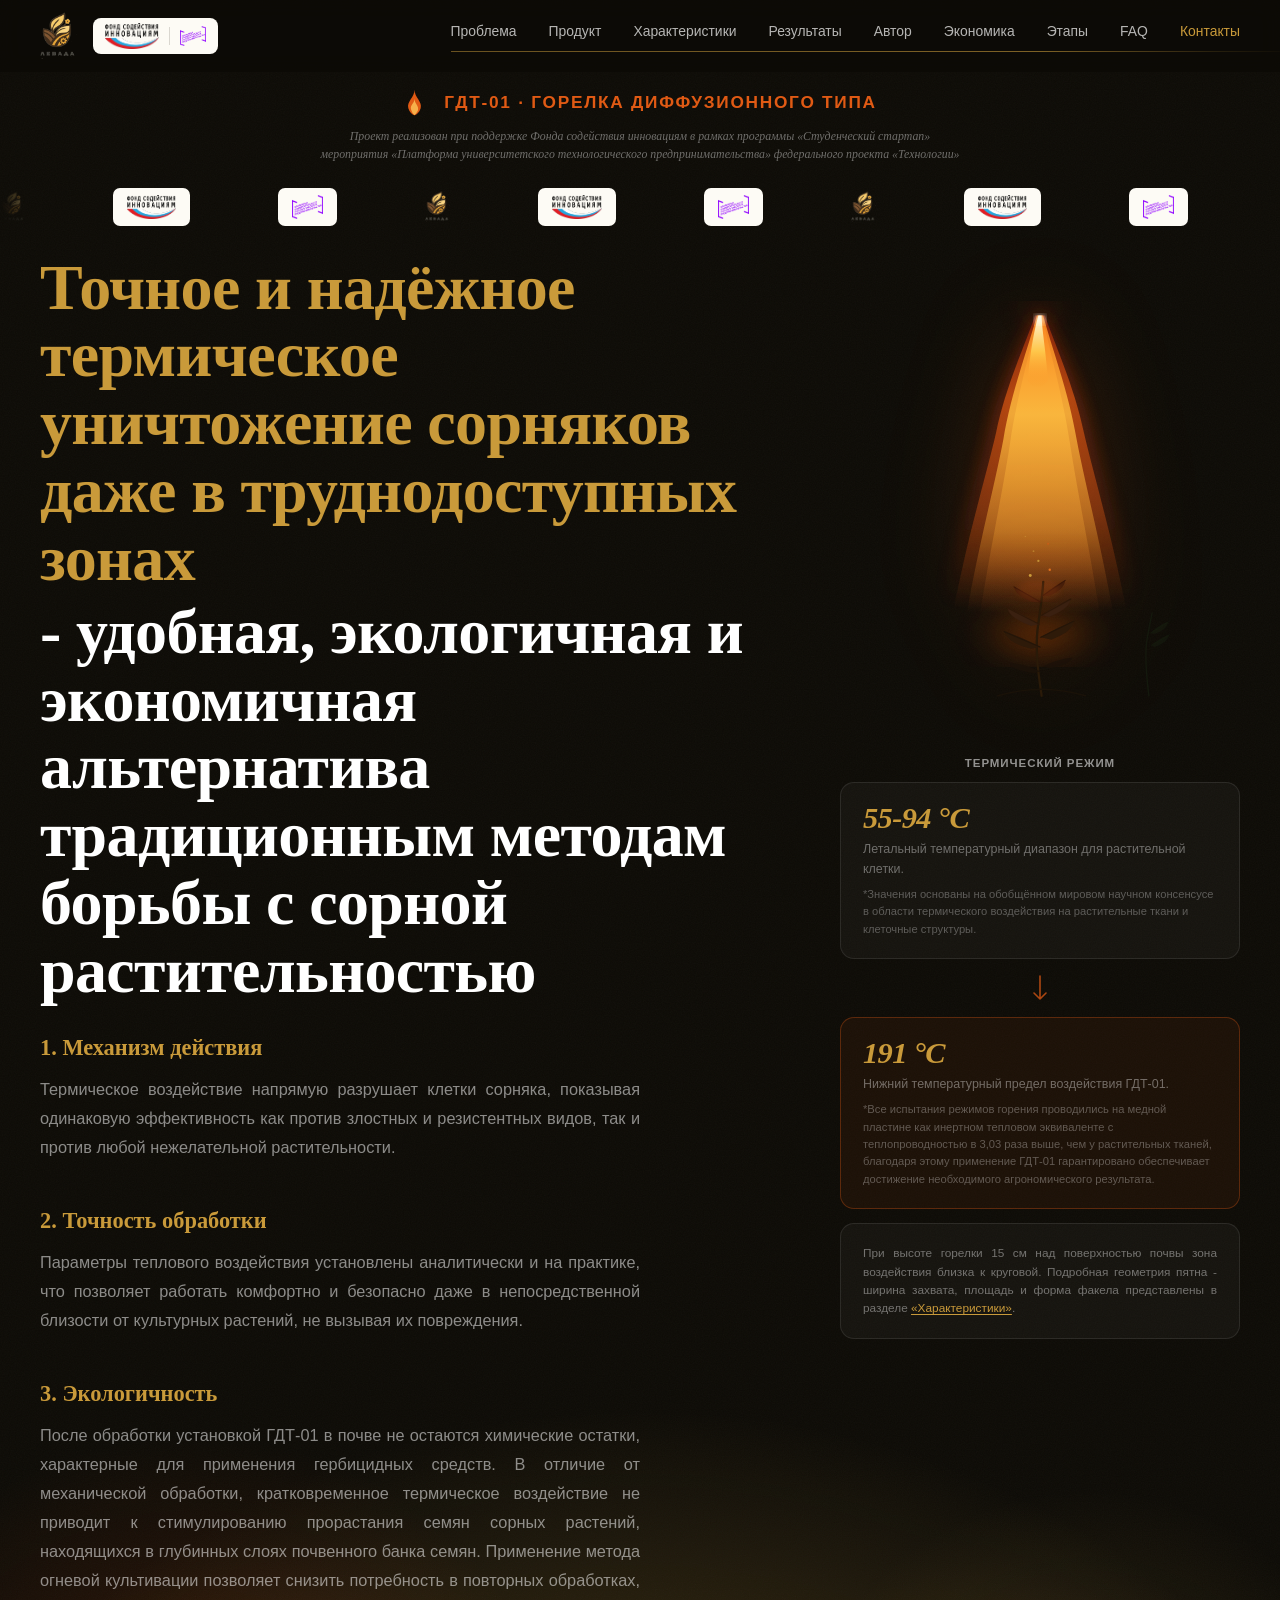
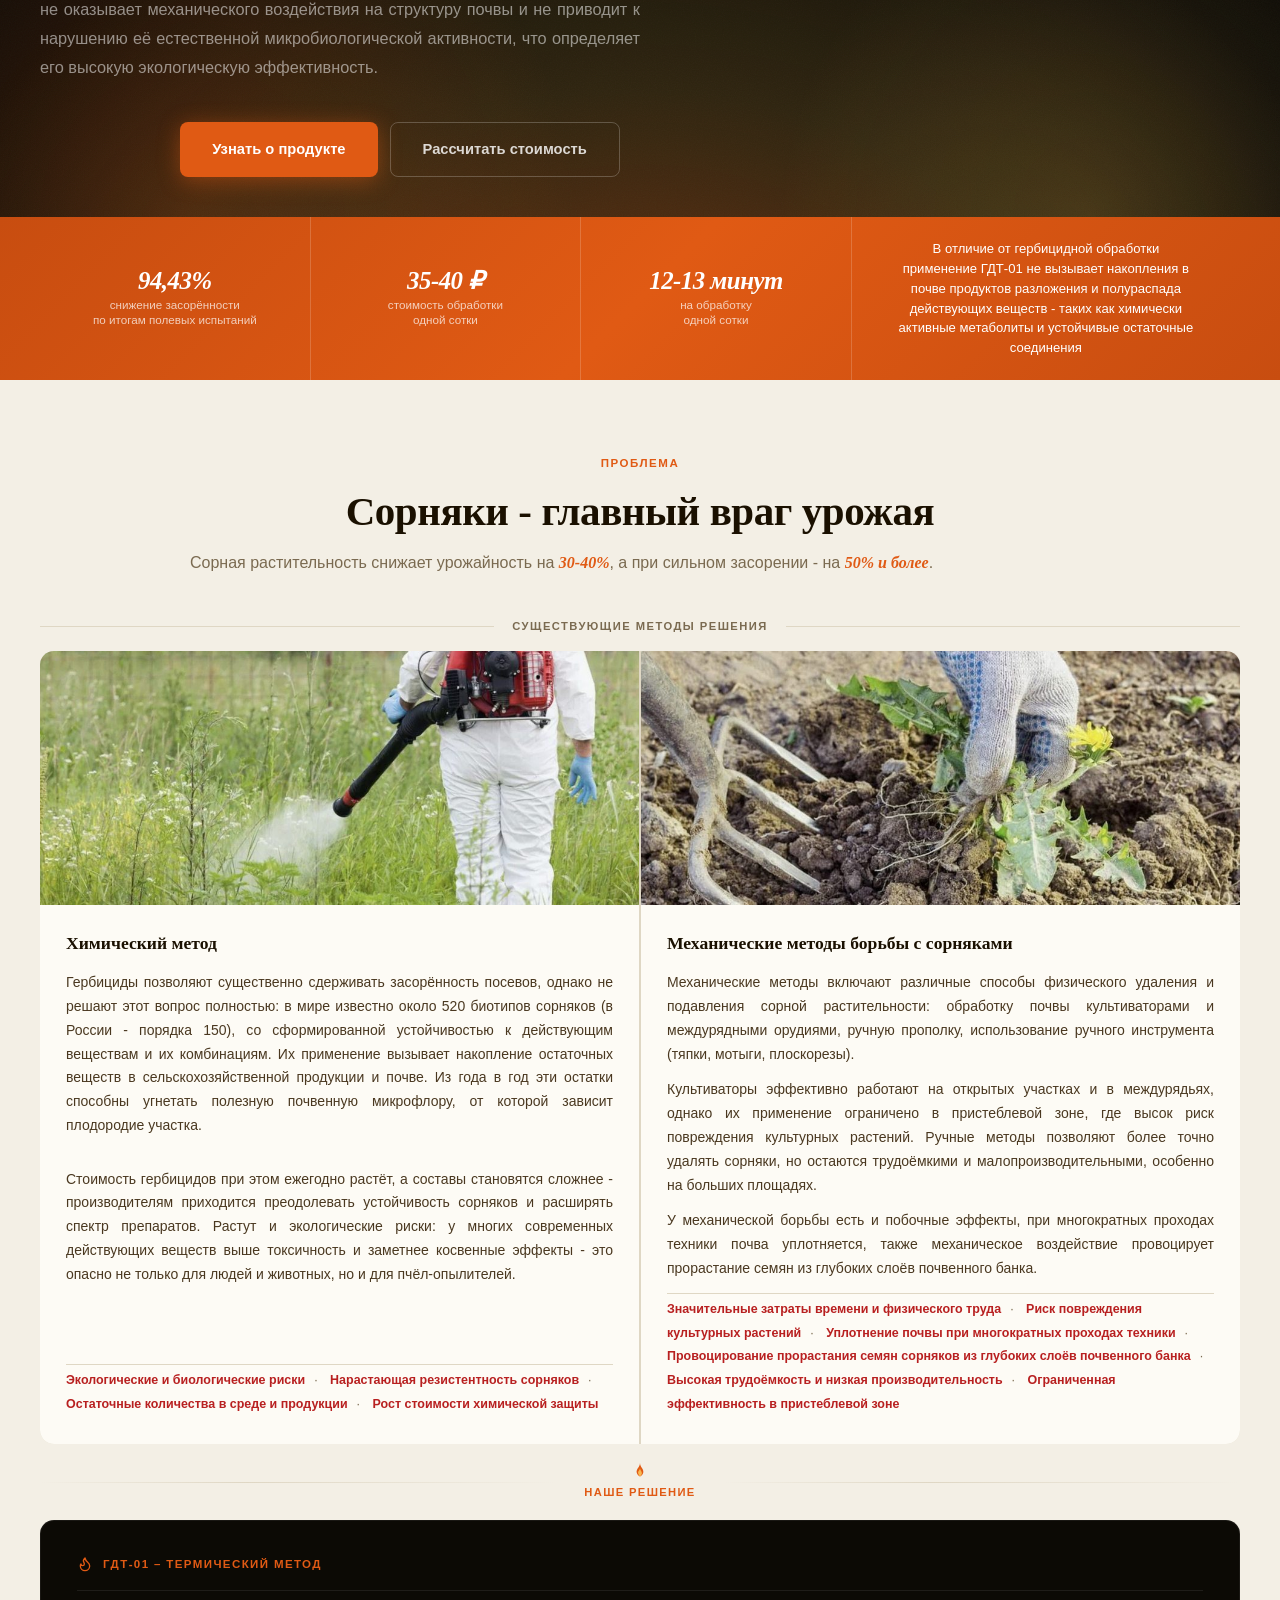
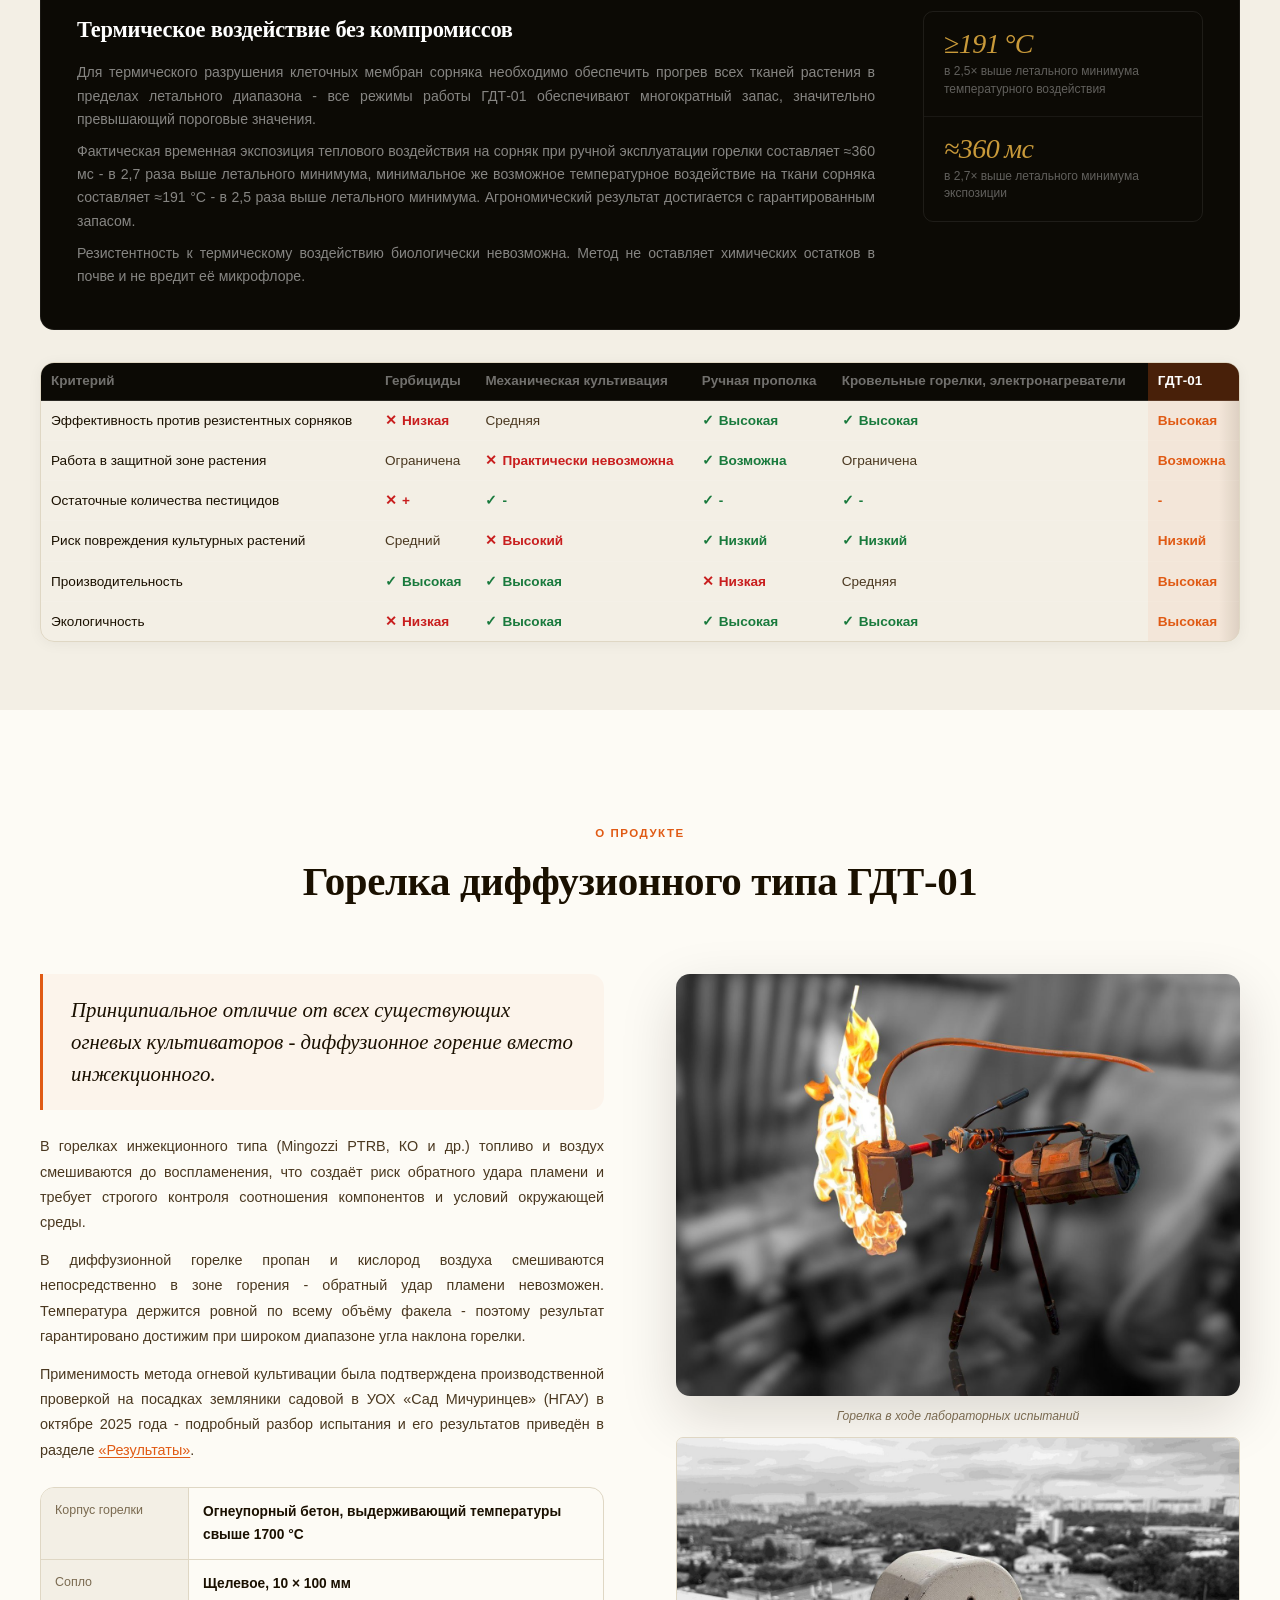
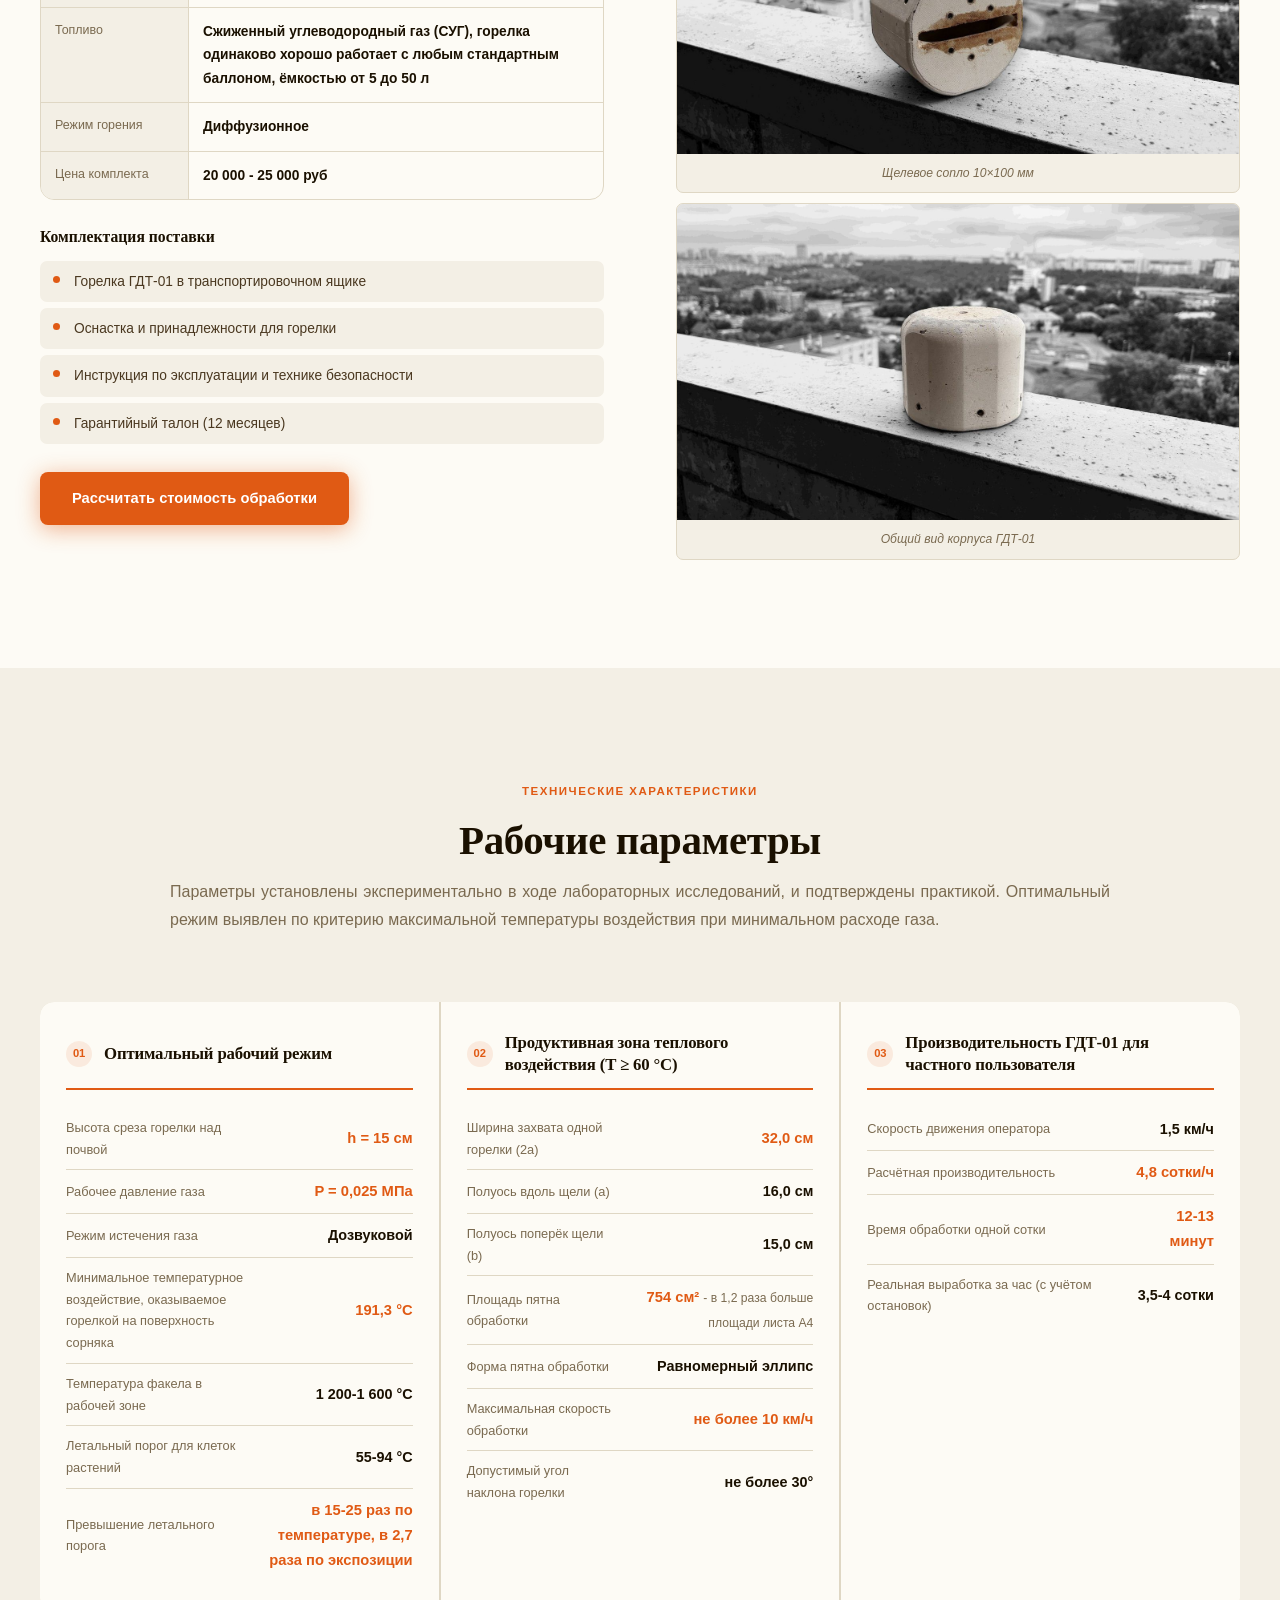
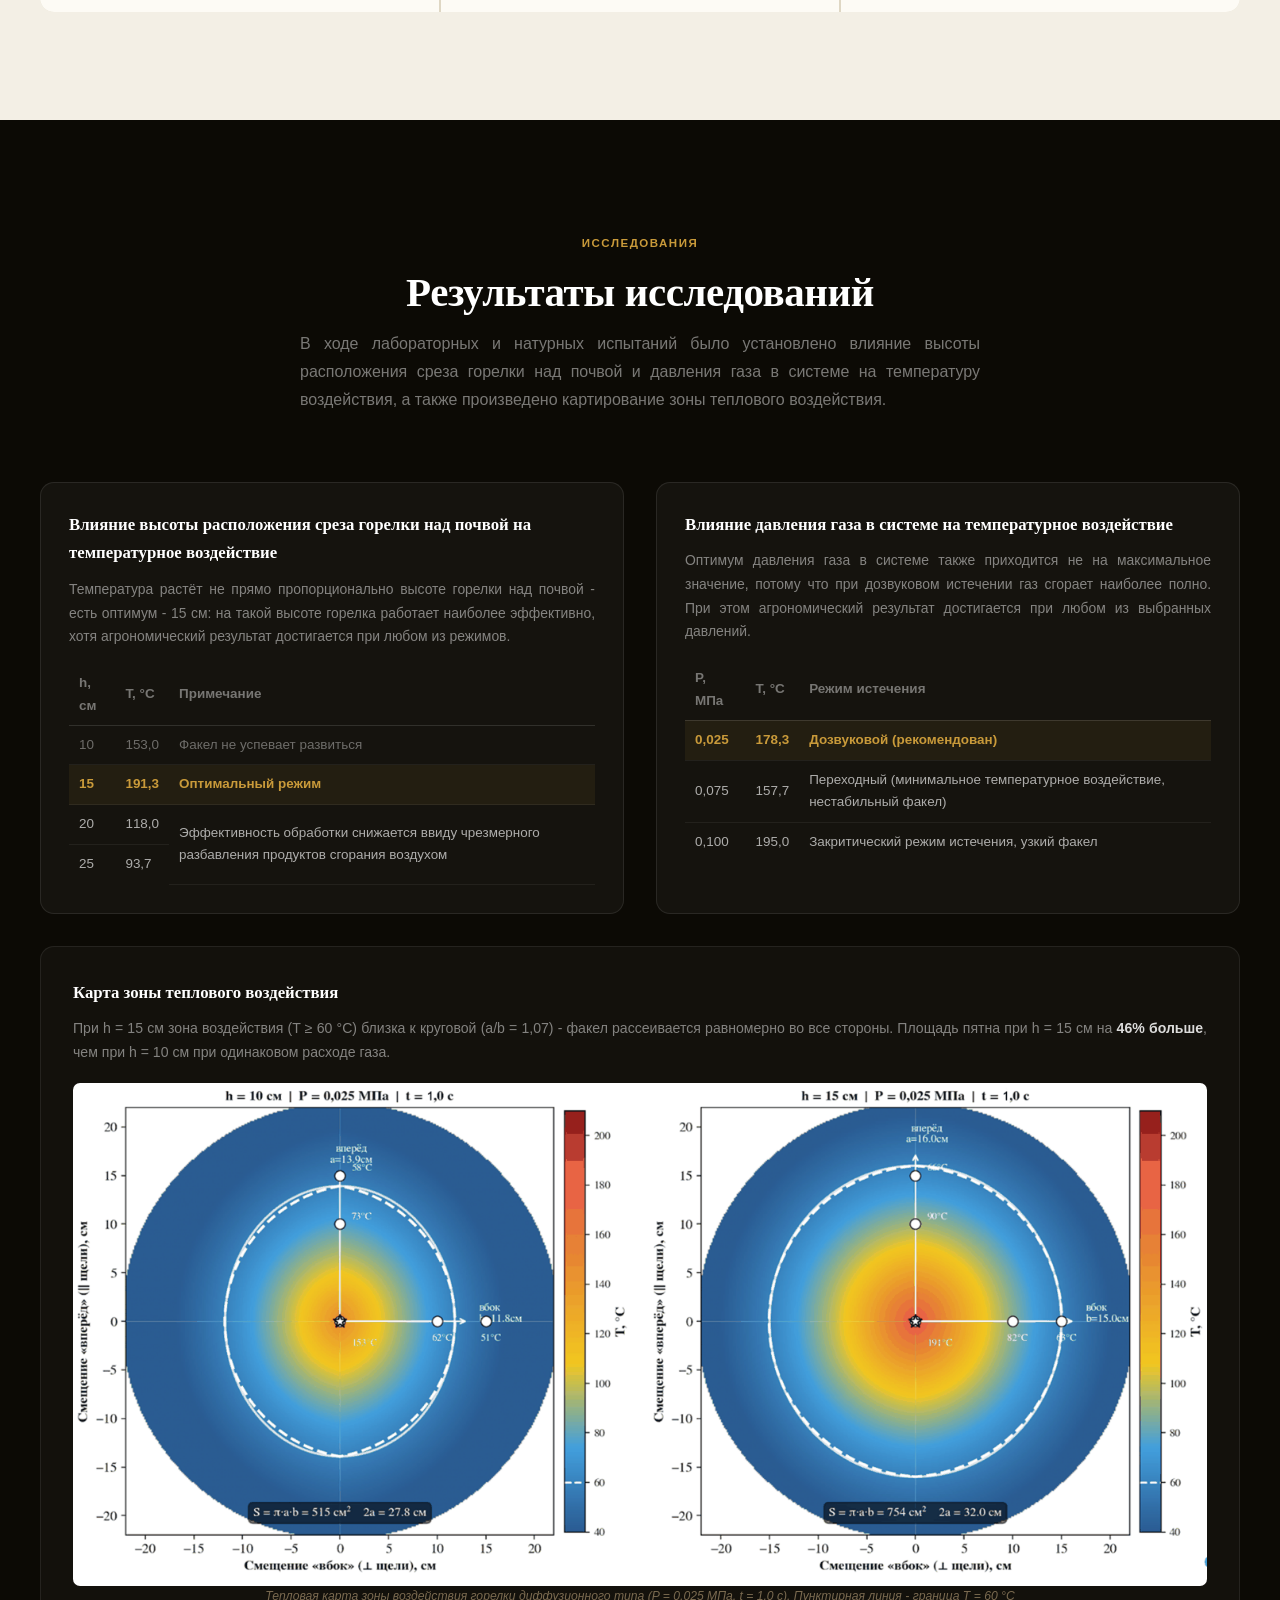
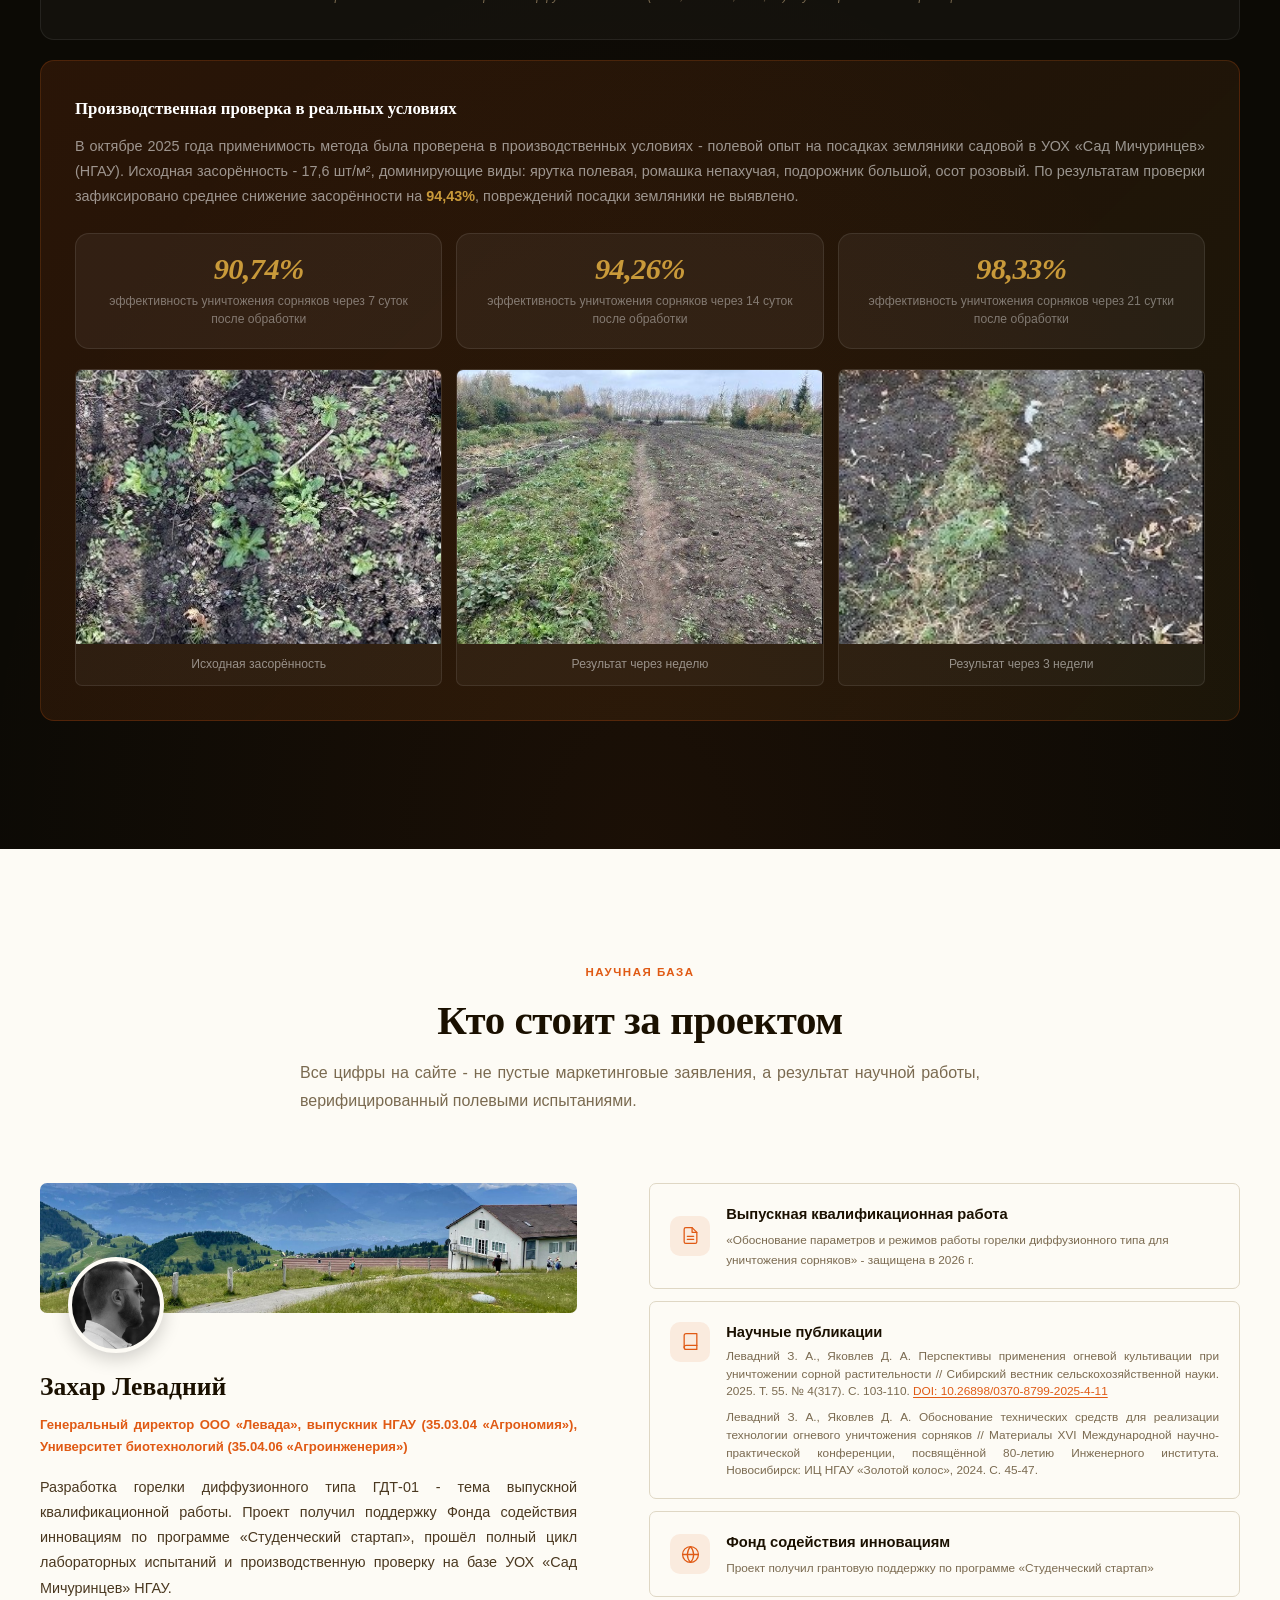
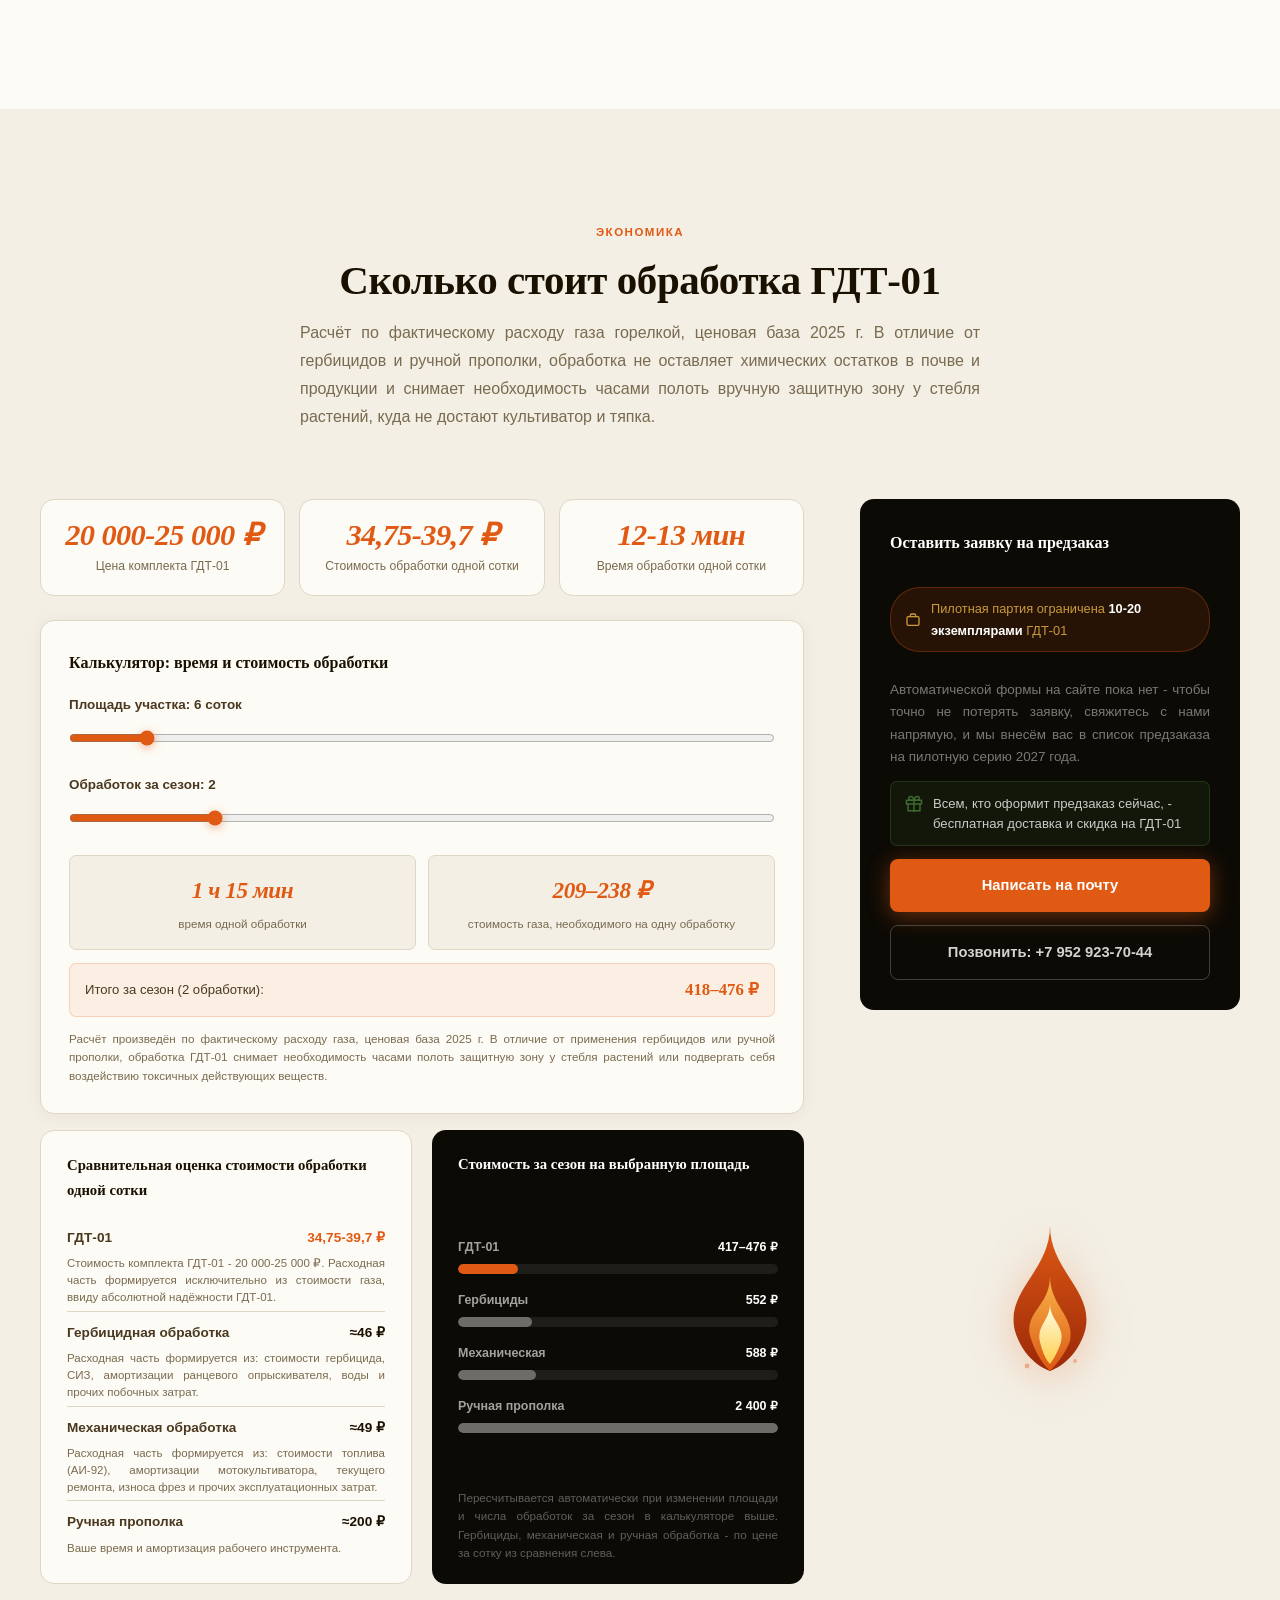
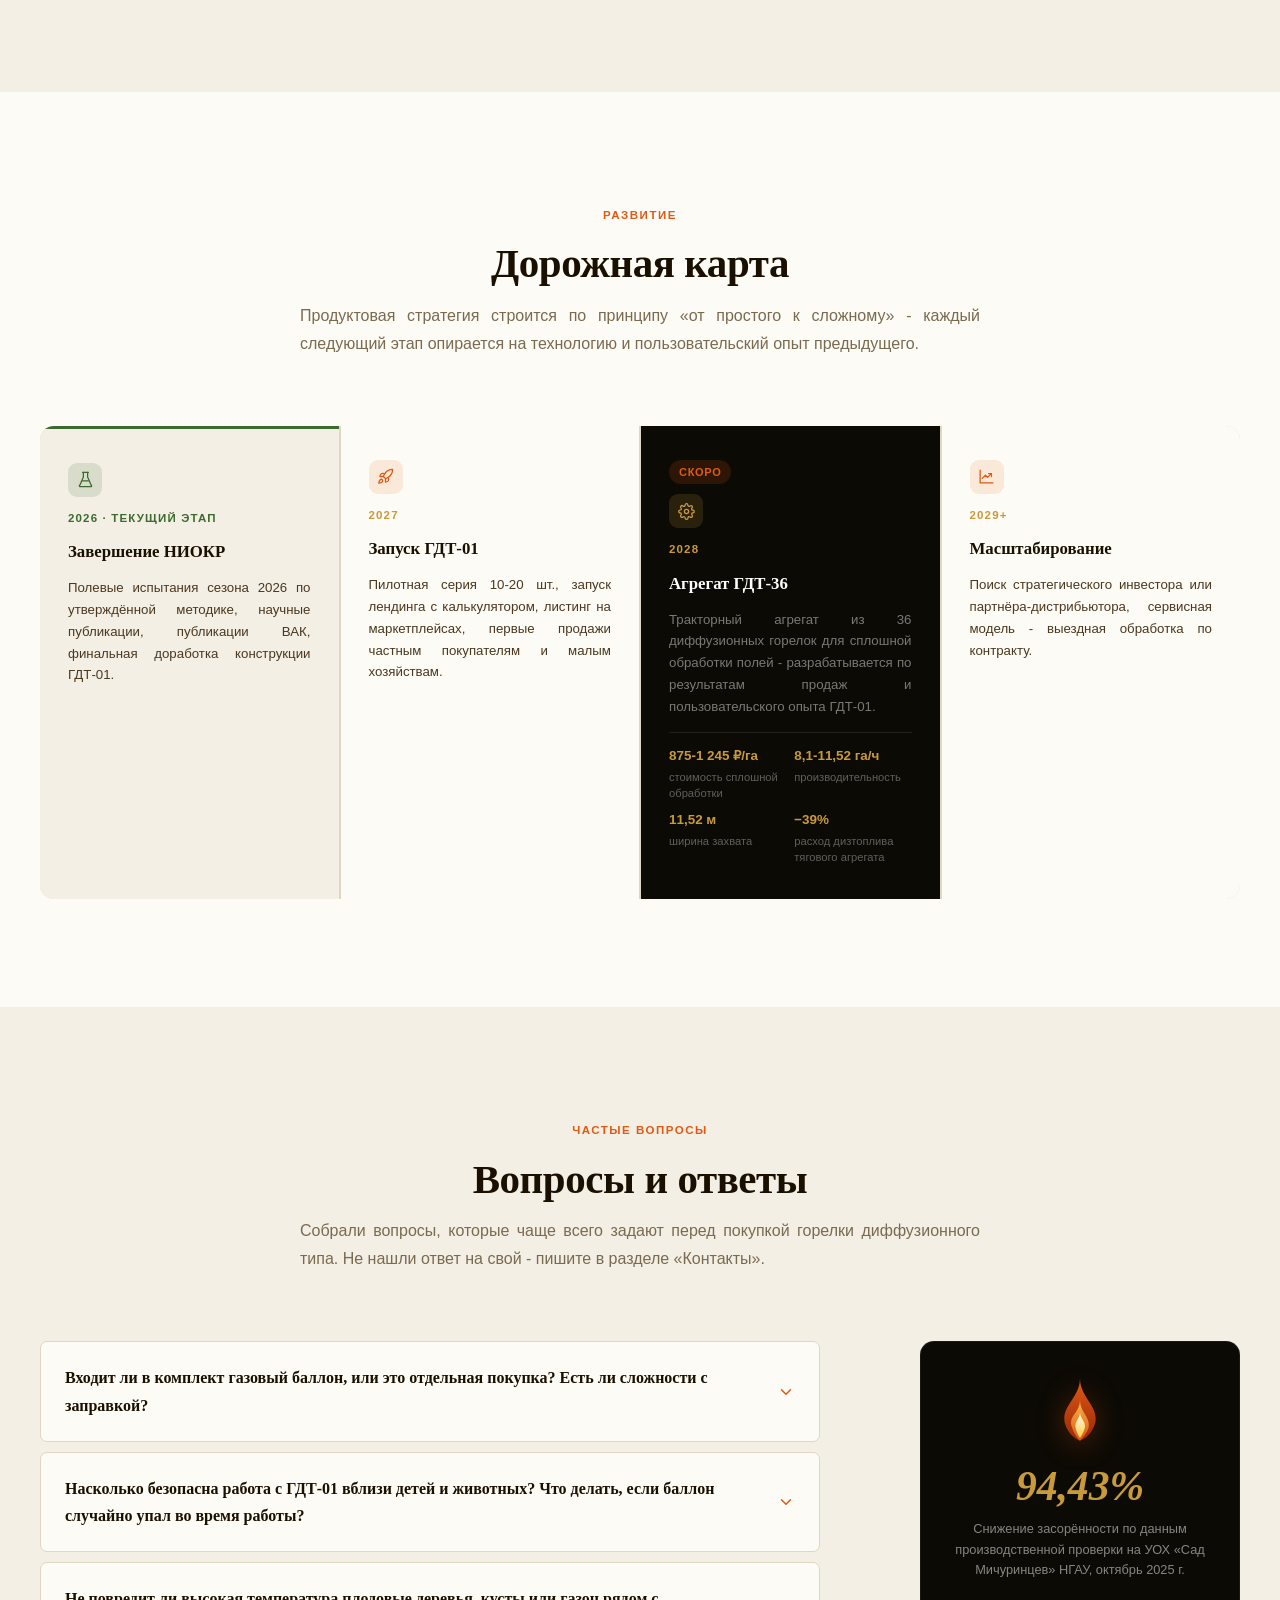
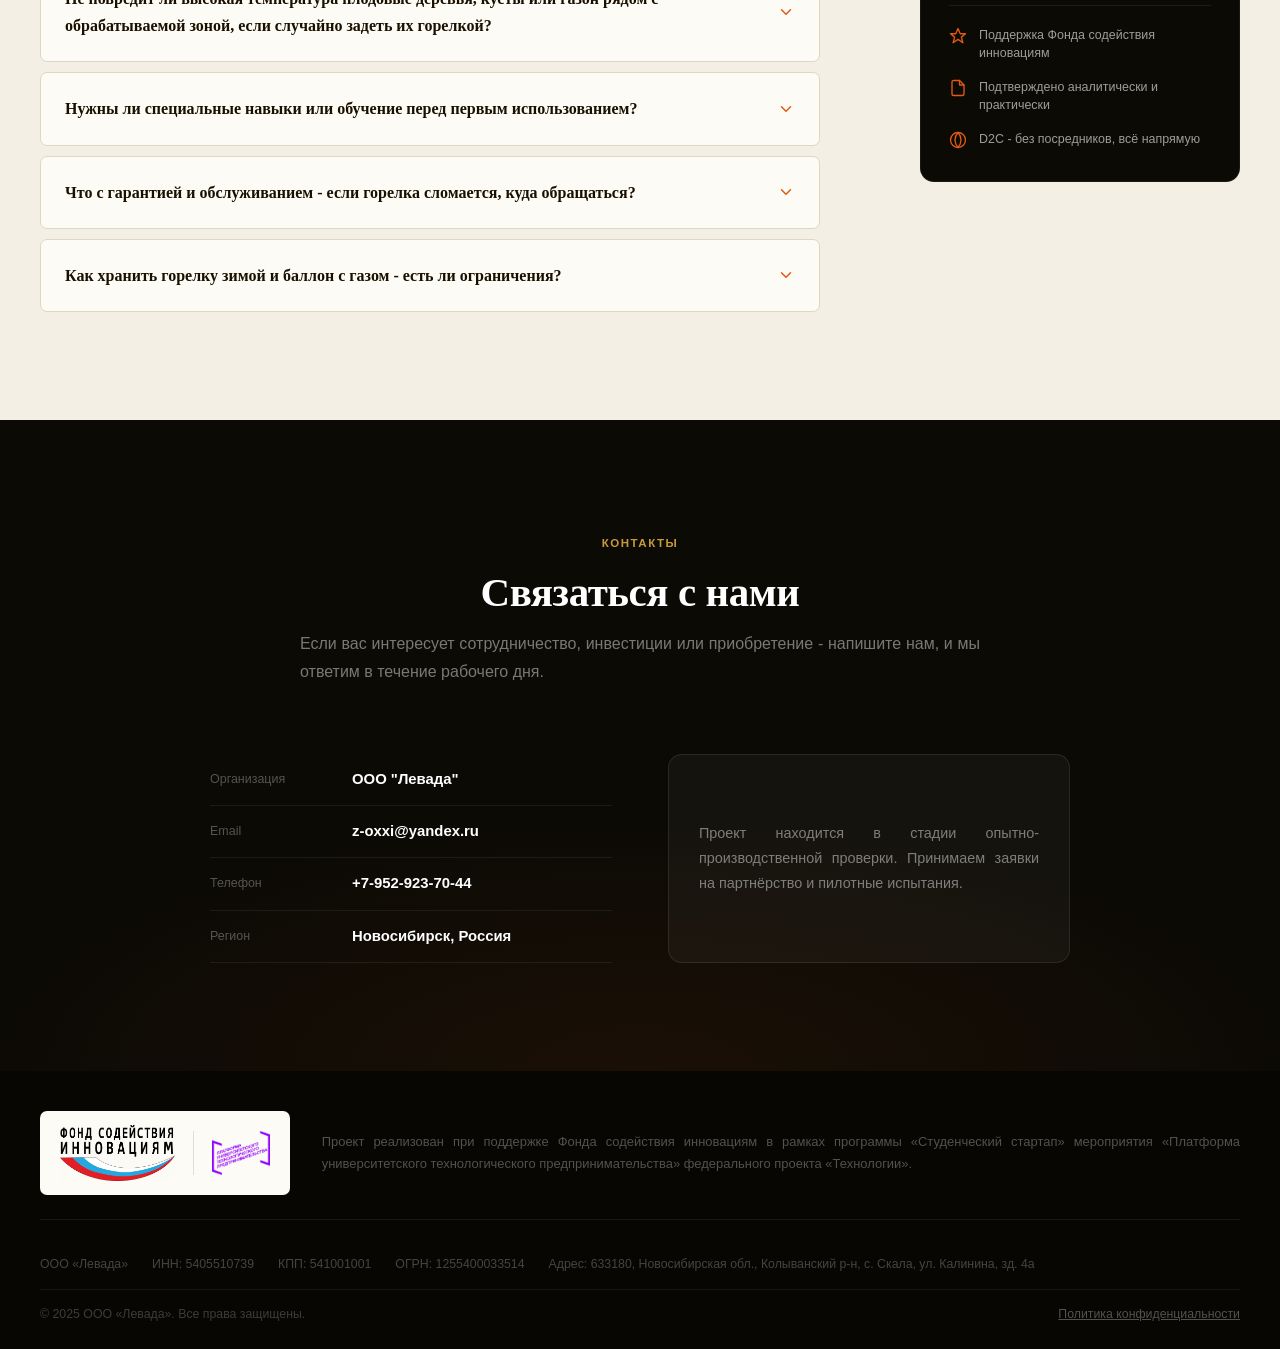
<file: index.html>
<!DOCTYPE html>
<html lang="ru">
<head>
    <meta charset="UTF-8">
    <meta name="viewport" content="width=device-width, initial-scale=1.0">
    <title>Левада - ГДТ-01, горелка диффузионного типа для уничтожения сорняков</title>
    <meta name="description" content="ГДТ-01 - горелка диффузионного типа для уничтожения сорняков без химии и резистентности. Работает в защитной зоне растений. Цена 20 000-25 000 руб.">

    <meta property="og:type" content="website">
    <meta property="og:locale" content="ru_RU">
    <meta property="og:site_name" content="Левада">
    <meta property="og:title" content="ГДТ-01 - горелка диффузионного типа для уничтожения сорняков">
    <meta property="og:description" content="Точное и надёжное термическое уничтожение сорняков без химии - даже в труднодоступных зонах и защитной зоне культурных растений.">
    <meta property="og:image" content="images/logo-levada.png">
    <meta name="twitter:card" content="summary">
    <meta name="twitter:title" content="ГДТ-01 - горелка диффузионного типа для уничтожения сорняков">
    <meta name="twitter:description" content="Точное и надёжное термическое уничтожение сорняков без химии - даже в труднодоступных зонах и защитной зоне культурных растений.">
    <meta name="twitter:image" content="images/logo-levada.png">
    <link rel="icon" type="image/svg+xml" href="favicon.svg">
    <link rel="stylesheet" href="style.css">
</head>
<body>

    <!-- HEADER -->
    <header class="header" id="top">
        <div class="container">
            <div class="header-inner">
                <div class="header-logo-group">
                    <img src="images/logo-levada.png" alt="Левада" class="logo-main">
                    <div class="header-grant-logos">
                        <img src="images/logo-fond.png" alt="Фонд содействия инновациям" class="header-fond-logo">
                        <span class="header-grant-divider"></span>
                        <img src="images/logo-platform.png" alt="Платформа университетского технологического предпринимательства" class="header-platform-logo">
                    </div>
                </div>
                <nav class="nav">
                    <a href="#problem" class="nav-link">Проблема</a>
                    <a href="#product" class="nav-link">Продукт</a>
                    <a href="#specs" class="nav-link">Характеристики</a>
                    <a href="#results" class="nav-link">Результаты</a>
                    <a href="#research" class="nav-link">Автор</a>
                    <a href="#economics" class="nav-link">Экономика</a>
                    <a href="#roadmap" class="nav-link">Этапы</a>
                    <a href="#faq" class="nav-link">FAQ</a>
                    <a href="#contact" class="nav-link">Контакты</a>
                </nav>
            </div>
        </div>
    </header>

    <!-- HERO -->
    <section class="hero">
        <div class="container">
            <div class="hero-inner">
            <div class="hero-top-banner">
                <div class="hero-eyebrow">
                    <svg class="eyebrow-flame" width="13" height="17" viewBox="0 0 13 17" fill="none" aria-hidden="true"><path d="M6.5 1C6.5 5.5 11 7.5 10 11.5C9.3 13.8 7.8 15 6.5 15.5C5.2 15 3.7 13.8 3 11.5C2 7.5 6.5 5.5 6.5 1Z" fill="#E05A14"/><path d="M6.5 6C6.5 9 9 10 8.5 12.5C8 14 6.5 15.5 6.5 15.5C5.5 14.5 5 13.5 4.5 12C4 9.5 6.5 9 6.5 6Z" fill="#FFD060" opacity=".72"/></svg>
                    <span class="hero-eyebrow-text">ГДТ-01 &middot; горелка диффузионного типа</span>
                </div>
                <p class="hero-fund-note">Проект реализован при поддержке Фонда содействия
                инновациям в рамках программы «Студенческий стартап» мероприятия «Платформа
                университетского технологического предпринимательства» федерального проекта
                «Технологии»</p>
                <div class="hero-logo-marquee" aria-hidden="true">
                    <div class="marquee-track">
                        <span class="marquee-logo"><img src="images/logo-levada.png" alt=""></span>
                        <span class="marquee-logo marquee-chip"><img src="images/logo-fond.png" alt=""></span>
                        <span class="marquee-logo marquee-chip"><img src="images/logo-platform.png" alt=""></span>
                        <span class="marquee-logo"><img src="images/logo-levada.png" alt=""></span>
                        <span class="marquee-logo marquee-chip"><img src="images/logo-fond.png" alt=""></span>
                        <span class="marquee-logo marquee-chip"><img src="images/logo-platform.png" alt=""></span>
                        <span class="marquee-logo"><img src="images/logo-levada.png" alt=""></span>
                        <span class="marquee-logo marquee-chip"><img src="images/logo-fond.png" alt=""></span>
                        <span class="marquee-logo marquee-chip"><img src="images/logo-platform.png" alt=""></span>
                        <span class="marquee-logo"><img src="images/logo-levada.png" alt=""></span>
                        <span class="marquee-logo marquee-chip"><img src="images/logo-fond.png" alt=""></span>
                        <span class="marquee-logo marquee-chip"><img src="images/logo-platform.png" alt=""></span>
                        <span class="marquee-logo"><img src="images/logo-levada.png" alt=""></span>
                        <span class="marquee-logo marquee-chip"><img src="images/logo-fond.png" alt=""></span>
                        <span class="marquee-logo marquee-chip"><img src="images/logo-platform.png" alt=""></span>
                        <span class="marquee-logo"><img src="images/logo-levada.png" alt=""></span>
                        <span class="marquee-logo marquee-chip"><img src="images/logo-fond.png" alt=""></span>
                        <span class="marquee-logo marquee-chip"><img src="images/logo-platform.png" alt=""></span>
                        <span class="marquee-logo"><img src="images/logo-levada.png" alt=""></span>
                        <span class="marquee-logo marquee-chip"><img src="images/logo-fond.png" alt=""></span>
                        <span class="marquee-logo marquee-chip"><img src="images/logo-platform.png" alt=""></span>
                        <span class="marquee-logo"><img src="images/logo-levada.png" alt=""></span>
                        <span class="marquee-logo marquee-chip"><img src="images/logo-fond.png" alt=""></span>
                        <span class="marquee-logo marquee-chip"><img src="images/logo-platform.png" alt=""></span>
                    </div>
                </div>
            </div>
            <div class="hero-content">
                <h1 class="hero-title">
                    <span class="title-claim">Точное и надёжное термическое уничтожение сорняков даже в труднодоступных зонах</span>
                    <span class="title-enemies">- удобная, экологичная и экономичная альтернатива традиционным методам борьбы с сорной растительностью</span>
                </h1>
                <div class="hero-feature">
                    <h3 class="hero-feature-title">1. Механизм действия</h3>
                    <p class="hero-sub">
                        Термическое воздействие напрямую разрушает клетки сорняка, показывая
                        одинаковую эффективность как против злостных и резистентных видов, так и
                        против любой нежелательной растительности.
                    </p>
                </div>
                <div class="hero-feature">
                    <h3 class="hero-feature-title">2. Точность обработки</h3>
                    <p class="hero-sub">
                        Параметры теплового воздействия установлены аналитически и на практике,
                        что позволяет работать комфортно и безопасно даже в непосредственной
                        близости от культурных растений, не вызывая их повреждения.
                    </p>
                </div>
                <div class="hero-feature">
                    <h3 class="hero-feature-title">3. Экологичность</h3>
                    <p class="hero-sub">
                        После обработки установкой ГДТ-01 в почве не остаются химические остатки,
                        характерные для применения гербицидных средств. В отличие от механической
                        обработки, кратковременное термическое воздействие не приводит к
                        стимулированию прорастания семян сорных растений, находящихся в глубинных
                        слоях почвенного банка семян. Применение метода огневой культивации
                        позволяет снизить потребность в повторных обработках, не оказывает
                        механического воздействия на структуру почвы и не приводит к нарушению её
                        естественной микробиологической активности, что определяет его высокую
                        экологическую эффективность.
                    </p>
                </div>
                <div class="hero-actions">
                    <a href="#product" class="btn btn-primary">Узнать о продукте</a>
                    <a href="#economics" class="btn btn-outline">Рассчитать стоимость</a>
                </div>
            </div>
            <div class="hero-visual" aria-hidden="true">
                <svg class="hero-flame-svg" viewBox="0 0 320 520" fill="none" xmlns="http://www.w3.org/2000/svg">
  <defs>
    <linearGradient id="fo" x1="0" y1="0" x2="0" y2="1" gradientUnits="objectBoundingBox">
      <stop offset="0%"   stop-color="#8B2008"/>
      <stop offset="35%"  stop-color="#C03A14" stop-opacity=".65"/>
      <stop offset="85%"  stop-color="#C03A14" stop-opacity=".18"/>
      <stop offset="100%" stop-color="#C03A14" stop-opacity="0"/>
    </linearGradient>
    <linearGradient id="fm" x1="0" y1="0" x2="0" y2="1" gradientUnits="objectBoundingBox">
      <stop offset="0%"   stop-color="#9A2808"/>
      <stop offset="28%"  stop-color="#E05A14" stop-opacity=".90"/>
      <stop offset="68%"  stop-color="#E05A14" stop-opacity=".50"/>
      <stop offset="90%"  stop-color="#E05A14" stop-opacity=".15"/>
      <stop offset="100%" stop-color="#E05A14" stop-opacity="0"/>
    </linearGradient>
    <linearGradient id="fh" x1="0" y1="0" x2="0" y2="1" gradientUnits="objectBoundingBox">
      <stop offset="0%"   stop-color="#FF8820"/>
      <stop offset="33%"  stop-color="#FFBE40" stop-opacity=".93"/>
      <stop offset="72%"  stop-color="#F0A030" stop-opacity=".48"/>
      <stop offset="92%"  stop-color="#E07020" stop-opacity=".12"/>
      <stop offset="100%" stop-color="#E07020" stop-opacity="0"/>
    </linearGradient>
    <linearGradient id="fs" x1="0" y1="0" x2="0" y2="1" gradientUnits="objectBoundingBox">
      <stop offset="0%"   stop-color="#FFFCE8"/>
      <stop offset="50%"  stop-color="#FFD050" stop-opacity=".85"/>
      <stop offset="100%" stop-color="#FF9020" stop-opacity="0"/>
    </linearGradient>
    <radialGradient id="sg" cx="50%" cy="5%" r="30%" gradientUnits="objectBoundingBox">
      <stop offset="0%"   stop-color="#E05A14" stop-opacity=".50"/>
      <stop offset="100%" stop-color="#E05A14" stop-opacity="0"/>
    </radialGradient>
    <!-- Тепловое свечение вокруг сорняка -->
    <radialGradient id="wg" cx="50%" cy="76%" r="38%" gradientUnits="objectBoundingBox">
      <stop offset="0%"   stop-color="#FF6010" stop-opacity=".38"/>
      <stop offset="100%" stop-color="#E05A14" stop-opacity="0"/>
    </radialGradient>
    <filter id="b4"><feGaussianBlur stdDeviation="4"/></filter>
    <filter id="b10"><feGaussianBlur stdDeviation="10"/></filter>
    <filter id="b18"><feGaussianBlur stdDeviation="18"/></filter>
  </defs>

  <!-- Свечение у источника -->
  <ellipse cx="160" cy="28" rx="55" ry="18" fill="url(#sg)" filter="url(#b18)"/>

  <!-- ══ ПЛАМЯ (параболическая форма по CFD, идёт сверху вниз) ══ -->
  <!-- Внешняя огибающая — широкая, прозрачная -->
  <path class="fl-outer"
    d="M 152,24 C 140,55, 112,105, 98,162 C 84,218, 60,285, 40,380 L 280,380
       C 260,285, 236,218, 222,162 C 208,105, 180,55, 168,24 Z"
    fill="url(#fo)" opacity=".54" filter="url(#b10)"/>

  <!-- Основная зона -->
  <path class="fl-mid"
    d="M 154,24 C 143,57, 118,110, 106,168 C 93,224, 72,292, 54,385 L 266,385
       C 248,292, 227,224, 214,168 C 202,110, 177,57, 166,24 Z"
    fill="url(#fm)" opacity=".76"/>

  <!-- Горячее ядро -->
  <path class="fl-hot"
    d="M 156,24 C 147,60, 125,116, 115,176 C 104,234, 86,300, 70,390 L 250,390
       C 234,300, 216,234, 205,176 C 195,116, 173,60, 164,24 Z"
    fill="url(#fh)" opacity=".88"/>

  <!-- Яркая узкая полоса ядра -->
  <path class="fl-inner"
    d="M 157,24 C 150,62, 132,120, 123,182 C 114,240, 100,306, 86,392 L 234,392
       C 220,306, 206,240, 197,182 C 188,120, 170,62, 163,24 Z"
    fill="url(#fh)" opacity=".68"/>

  <!-- Зона источника — яркая, короткая -->
  <path class="fl-src"
    d="M 158,24 C 154,38, 148,66, 145,104 C 150,114, 160,118, 170,104
       C 167,66, 162,38, 162,24 Z"
    fill="url(#fs)" opacity=".97"/>

  <ellipse cx="160" cy="29" rx="7" ry="6" fill="#FFFCE8" opacity=".65" filter="url(#b4)"/>

  <!-- Тепловое свечение вокруг сорняка (чётко показывает, что он в огне) -->
  <ellipse cx="160" cy="390" rx="110" ry="55" fill="url(#wg)" filter="url(#b18)"/>

  <!-- ══ СОРНЯК — полностью внутри пламени ══ -->
  <!-- Центральный стебель -->
  <path d="M 162,492 C 158,465, 154,438, 157,410 C 160,388, 163,370, 164,352"
        stroke="#2A1A08" stroke-width="2.8" fill="none" stroke-linecap="round"/>

  <!-- Левый нижний лист -->
  <path d="M 160,432 C 144,423, 128,417, 116,413 C 119,424, 134,431, 149,434 Z"
        fill="#2E1A09"/>
  <line x1="160" y1="432" x2="116" y2="413" stroke="#241508" stroke-width="1.6" stroke-linecap="round"/>

  <!-- Правый нижний лист -->
  <path d="M 161,420 C 176,411, 191,404, 202,400 C 200,411, 187,418, 174,423 Z"
        fill="#2E1A09"/>
  <line x1="161" y1="420" x2="202" y2="400" stroke="#241508" stroke-width="1.6" stroke-linecap="round"/>

  <!-- Левый средний лист (в пламени) -->
  <path d="M 159,404 C 143,394, 130,388, 120,384 C 122,394, 135,401, 149,406 Z"
        fill="#3A2010"/>
  <line x1="159" y1="404" x2="120" y2="384" stroke="#2E1808" stroke-width="1.4" stroke-linecap="round"/>

  <!-- Правый средний лист (в пламени) -->
  <path d="M 162,393 C 175,383, 188,377, 198,373 C 196,383, 184,390, 171,395 Z"
        fill="#3A2010"/>
  <line x1="162" y1="393" x2="198" y2="373" stroke="#2E1808" stroke-width="1.4" stroke-linecap="round"/>

  <!-- Верхний левый лист (обожжён, в горячей зоне) -->
  <path d="M 161,377 C 147,368, 136,362, 128,358 C 130,367, 140,373, 153,377 Z"
        fill="#461E0A"/>
  <line x1="161" y1="377" x2="128" y2="358" stroke="#381608" stroke-width="1.3" stroke-linecap="round"/>

  <!-- Верхний правый лист (обожжён) -->
  <path d="M 163,369 C 173,360, 183,354, 191,350 C 190,359, 181,365, 170,369 Z"
        fill="#461E0A"/>
  <line x1="163" y1="369" x2="191" y2="350" stroke="#381608" stroke-width="1.3" stroke-linecap="round"/>

  <!-- Побеги у земли -->
  <path d="M 161,462 C 145,455, 132,452, 122,451 C 124,458, 137,462, 153,464 Z"
        fill="#1C1208" opacity=".85"/>
  <path d="M 163,456 C 178,449, 190,446, 200,445 C 198,452, 186,456, 172,458 Z"
        fill="#1C1208" opacity=".85"/>

  <!-- Линия земли -->
  <path d="M 108,492 C 126,487, 146,484, 162,484 C 178,484, 198,487, 216,492"
        stroke="#1A1208" stroke-width="1.8" fill="none" stroke-linecap="round"/>

  <!-- Мерцание на обожжённых верхних листьях -->
  <ellipse cx="158" cy="362" rx="26" ry="12" fill="#E05A14" opacity=".16" filter="url(#b4)"/>

  <!-- Искры летят вверх -->
  <g class="fl-embers">
    <circle cx="148" cy="344" r="1.8" fill="#C99A3A"/>
    <circle cx="172" cy="337" r="1.5" fill="#E07020"/>
    <circle cx="158" cy="326" r="1.4" fill="#D4A840" opacity=".75"/>
    <circle cx="152" cy="314" r="1.1" fill="#C99A3A" opacity=".60"/>
    <circle cx="170" cy="305" r="1.3" fill="#E05A14" opacity=".50"/>
    <circle cx="142" cy="296" r="1.0" fill="#D4A840" opacity=".40"/>
  </g>

  <!-- Культурное растение (вне зоны огня, целое) -->
  <path d="M 294,492 C 291,468, 289,448, 291,428 C 293,413, 296,400, 298,390"
        stroke="#182210" stroke-width="1.6" fill="none" stroke-linecap="round" opacity=".55"/>
  <path d="M 296,415 C 304,407, 312,403, 318,401 C 316,409, 309,414, 300,416 Z"
        fill="#182210" opacity=".45"/>
  <path d="M 297,430 C 305,423, 313,419, 319,417 C 317,425, 310,429, 301,432 Z"
        fill="#182210" opacity=".42"/>
  <line x1="296" y1="415" x2="318" y2="401" stroke="#182210" stroke-width="1.2" opacity=".40" stroke-linecap="round"/>
  <line x1="297" y1="430" x2="319" y2="417" stroke="#182210" stroke-width="1.2" opacity=".38" stroke-linecap="round"/>
</svg>
                <div class="hero-kpi-heading hero-kpi-heading-visual">Термический режим</div>
                <div class="thermal-flow">
                    <div class="thermal-block thermal-main">
                        <div class="kpi-val">55-94 °C</div>
                        <div class="kpi-desc">Летальный температурный диапазон для растительной
                        клетки. <em>*Значения основаны на обобщённом мировом научном консенсусе
                        в области термического воздействия на растительные ткани и клеточные
                        структуры.</em></div>
                    </div>
                    <div class="thermal-arrow" aria-hidden="true">
                        <svg width="14" height="26" viewBox="0 0 14 26" fill="none"><path d="M7 1V24M7 24L1 18M7 24L13 18" stroke="currentColor" stroke-width="1.6" stroke-linecap="round" stroke-linejoin="round"/></svg>
                    </div>
                    <div class="thermal-block thermal-result">
                        <div class="kpi-val">191 °C</div>
                        <div class="kpi-desc">Нижний температурный предел воздействия ГДТ-01.
                        <em>*Все испытания режимов горения проводились на медной пластине как
                        инертном тепловом эквиваленте с теплопроводностью в 3,03 раза выше, чем
                        у растительных тканей, благодаря этому применение ГДТ-01 гарантировано
                        обеспечивает достижение необходимого агрономического результата.</em></div>
                    </div>
                    <div class="thermal-block thermal-geometry">
                        <p class="hero-kpi-note">
                            При высоте горелки 15 см над поверхностью почвы зона воздействия
                            близка к круговой. Подробная геометрия пятна - ширина захвата,
                            площадь и форма факела представлены в разделе
                            <a href="#specs">«Характеристики»</a>.
                        </p>
                    </div>
                </div>
            </div>
            </div><!-- /hero-inner -->
        </div>
    </section>

    <!-- PROOF STRIP -->
    <div class="proof-strip">
        <div class="container">
            <div class="proof-strip-inner">
                <div class="proof-item">
                    <div class="proof-num">94,43%</div>
                    <div class="proof-label">снижение засорённости<br>по итогам полевых испытаний</div>
                </div>
                <div class="proof-item">
                    <div class="proof-num">35-40 ₽</div>
                    <div class="proof-label">стоимость обработки<br>одной сотки</div>
                </div>
                <div class="proof-item">
                    <div class="proof-num">12-13 минут</div>
                    <div class="proof-label">на обработку<br>одной сотки</div>
                </div>
                <div class="proof-item proof-item-wide">
                    <div class="proof-label proof-label-standalone">В отличие от гербицидной обработки применение ГДТ-01
                    не вызывает накопления в почве продуктов разложения и полураспада действующих
                    веществ - таких как химически активные метаболиты и устойчивые остаточные
                    соединения</div>
                </div>
            </div>
        </div>
    </div>

    <!-- PROBLEM -->
    <section id="problem" class="section section-light">
        <div class="container">
            <div class="section-head">
                <div class="section-eyebrow">Проблема</div>
                <h2 class="section-title">Сорняки - главный враг урожая</h2>
                <p class="section-lead">
                    Сорная растительность снижает урожайность на <strong>30-40%</strong>, а при
                    сильном засорении - на <strong>50% и более</strong>.
                </p>
            </div>

            <div class="methods-heading">
                <div class="methods-heading-line"></div>
                <span>Существующие методы решения</span>
                <div class="methods-heading-line"></div>
            </div>

            <div class="problem-grid-bad">
                <div class="problem-card problem-bad">
                    <div class="problem-photo-wrap">
                        <img src="images/method-chemical.jpg" alt="Обработка сорняков гербицидом с помощью ранцевого опрыскивателя" class="problem-photo" loading="lazy">
                    </div>
                    <div class="problem-card-body">
                    <h3 class="problem-name">Химический метод</h3>
                    <p class="problem-text">
                        Гербициды позволяют существенно сдерживать засорённость посевов, однако
                        не решают этот вопрос полностью: в мире известно около 520 биотипов
                        сорняков (в России - порядка 150), со сформированной устойчивостью к
                        действующим веществам и их комбинациям. Их применение вызывает накопление
                        остаточных веществ в сельскохозяйственной продукции и почве. Из года
                        в год эти остатки способны угнетать полезную почвенную микрофлору, от
                        которой зависит плодородие участка.
                    </p>
                    <p class="problem-text">
                        Стоимость гербицидов при этом ежегодно растёт, а составы становятся
                        сложнее - производителям приходится преодолевать устойчивость сорняков
                        и расширять спектр препаратов. Растут и экологические риски: у многих
                        современных действующих веществ выше токсичность и заметнее косвенные
                        эффекты - это опасно не только для людей и животных, но и для
                        пчёл-опылителей.
                    </p>
                    <div class="problem-badges">
                        <div class="problem-badge bad">Экологические и биологические риски</div>
                        <div class="problem-badge bad">Нарастающая резистентность сорняков</div>
                        <div class="problem-badge bad">Остаточные количества в среде и продукции</div>
                        <div class="problem-badge bad">Рост стоимости химической защиты</div>
                    </div>
                    </div>
                </div>
                <div class="problem-card problem-bad">
                    <div class="problem-photo-wrap">
                        <img src="images/method-mechanical.jpg" alt="Ручное удаление сорняка с корнем при помощи вил" class="problem-photo" loading="lazy">
                    </div>
                    <div class="problem-card-body">
                    <h3 class="problem-name">Механические методы борьбы с сорняками</h3>
                    <p class="problem-text">
                        Механические методы включают различные способы физического удаления и
                        подавления сорной растительности: обработку почвы культиваторами и
                        междурядными орудиями, ручную прополку, использование ручного инструмента
                        (тяпки, мотыги, плоскорезы).
                    </p>
                    <p class="problem-text">
                        Культиваторы эффективно работают на открытых
                        участках и в междурядьях, однако их применение ограничено в пристеблевой
                        зоне, где высок риск повреждения культурных растений. Ручные методы
                        позволяют более точно удалять сорняки, но остаются трудоёмкими и
                        малопроизводительными, особенно на больших площадях.
                    </p>
                    <p class="problem-text">
                        У механической борьбы есть и побочные эффекты, при многократных проходах
                        техники почва уплотняется, также механическое воздействие провоцирует
                        прорастание семян из глубоких слоёв почвенного банка.
                    </p>
                    <div class="problem-badges">
                        <div class="problem-badge bad">Значительные затраты времени и физического труда</div>
                        <div class="problem-badge bad">Риск повреждения культурных растений</div>
                        <div class="problem-badge bad">Уплотнение почвы при многократных проходах техники</div>
                        <div class="problem-badge bad">Провоцирование прорастания семян сорняков из глубоких слоёв почвенного банка</div>
                        <div class="problem-badge bad">Высокая трудоёмкость и низкая производительность</div>
                        <div class="problem-badge bad">Ограниченная эффективность в пристеблевой зоне</div>
                    </div>
                    </div>
                </div>
            </div>

            <div class="solution-transition">
                <div class="solution-transition-line"></div>
                <div class="solution-transition-badge">
                    <svg width="12" height="16" viewBox="0 0 13 17" fill="none" aria-hidden="true"><path d="M6.5 1C6.5 5.5 11 7.5 10 11.5C9.3 13.8 7.8 15 6.5 15.5C5.2 15 3.7 13.8 3 11.5C2 7.5 6.5 5.5 6.5 1Z" fill="currentColor"/><path d="M6.5 6C6.5 9 9 10 8.5 12.5C8 14 6.5 15.5 6.5 15.5C5.5 14.5 5 13.5 4.5 12C4 9.5 6.5 9 6.5 6Z" fill="#FFD060" opacity=".8"/></svg>
                    <span>Наше решение</span>
                </div>
                <div class="solution-transition-line"></div>
            </div>

            <div class="problem-solution">
                <div class="problem-solution-eyebrow">
                    <svg width="16" height="16" viewBox="0 0 24 24" fill="none" stroke="currentColor" stroke-width="2" stroke-linecap="round" stroke-linejoin="round"><path d="M8.5 14.5A2.5 2.5 0 0 0 11 12c0-1.38-.5-2-1-3-1.072-2.143-.224-4.054 2-6 .5 2.5 2 4.9 4 6.5 2 1.6 3 3.5 3 5.5a7 7 0 1 1-14 0c0-1.153.433-2.294 1-3a2.5 2.5 0 0 0 2.5 2.5z"/></svg>
                    <span>ГДТ-01 &ndash; термический метод</span>
                </div>
                <div class="problem-solution-grid">
                    <div class="problem-solution-text">
                        <h3 class="problem-solution-title">Термическое воздействие без компромиссов</h3>
                        <p>Для термического разрушения клеточных мембран сорняка необходимо
                        обеспечить прогрев всех тканей растения в пределах летального диапазона -
                        все режимы работы ГДТ-01 обеспечивают многократный запас, значительно
                        превышающий пороговые значения.</p>
                        <p>Фактическая временная экспозиция теплового воздействия на сорняк при
                        ручной эксплуатации горелки составляет ≈360 мс - в 2,7 раза выше
                        летального минимума, минимальное же возможное температурное воздействие
                        на ткани сорняка составляет ≈191 °C - в 2,5 раза выше летального минимума.
                        Агрономический результат достигается с гарантированным запасом.</p>
                        <p>Резистентность к термическому воздействию биологически невозможна.
                        Метод не оставляет химических остатков в почве и не вредит её микрофлоре.</p>
                    </div>
                    <div class="problem-solution-stats">
                        <div class="solution-stat">
                            <div class="solution-stat-val">&ge;191&thinsp;&deg;C</div>
                            <div class="solution-stat-label">в 2,5&times; выше летального минимума температурного воздействия</div>
                        </div>
                        <div class="solution-stat">
                            <div class="solution-stat-val">&approx;360&thinsp;мс</div>
                            <div class="solution-stat-label">в 2,7&times; выше летального минимума экспозиции</div>
                        </div>
                    </div>
                </div>
            </div>

            <p class="table-scroll-hint">← Листайте таблицу вбок →</p>
            <div class="compare-table-wrap">
                <table class="data-table compare-table">
                    <thead>
                        <tr>
                            <th>Критерий</th>
                            <th>Гербициды</th>
                            <th>Механическая культивация</th>
                            <th>Ручная прополка</th>
                            <th>Кровельные горелки, электронагреватели</th>
                            <th>ГДТ-01</th>
                        </tr>
                    </thead>
                    <tbody>
                        <tr>
                            <td>Эффективность против резистентных сорняков</td>
                            <td class="val-bad">Низкая</td>
                            <td class="val-mid">Средняя</td>
                            <td class="val-good">Высокая</td>
                            <td class="val-good">Высокая</td>
                            <td>Высокая</td>
                        </tr>
                        <tr>
                            <td>Работа в защитной зоне растения</td>
                            <td class="val-mid">Ограничена</td>
                            <td class="val-bad">Практически невозможна</td>
                            <td class="val-good">Возможна</td>
                            <td class="val-mid">Ограничена</td>
                            <td>Возможна</td>
                        </tr>
                        <tr>
                            <td>Остаточные количества пестицидов</td>
                            <td class="val-bad">+</td>
                            <td class="val-good">-</td>
                            <td class="val-good">-</td>
                            <td class="val-good">-</td>
                            <td>-</td>
                        </tr>
                        <tr>
                            <td>Риск повреждения культурных растений</td>
                            <td class="val-mid">Средний</td>
                            <td class="val-bad">Высокий</td>
                            <td class="val-good">Низкий</td>
                            <td class="val-good">Низкий</td>
                            <td>Низкий</td>
                        </tr>
                        <tr>
                            <td>Производительность</td>
                            <td class="val-good">Высокая</td>
                            <td class="val-good">Высокая</td>
                            <td class="val-bad">Низкая</td>
                            <td class="val-mid">Средняя</td>
                            <td>Высокая</td>
                        </tr>
                        <tr>
                            <td>Экологичность</td>
                            <td class="val-bad">Низкая</td>
                            <td class="val-good">Высокая</td>
                            <td class="val-good">Высокая</td>
                            <td class="val-good">Высокая</td>
                            <td>Высокая</td>
                        </tr>
                    </tbody>
                </table>
            </div>
        </div>
    </section>

    <!-- PRODUCT -->
    <section id="product" class="section">
        <div class="container">
            <div class="section-head">
                <div class="section-eyebrow">О продукте</div>
                <h2 class="section-title">Горелка диффузионного типа ГДТ-01</h2>
            </div>
            <div class="product-layout">
                <div class="product-text">
                    <blockquote class="product-distinction">
                        Принципиальное отличие от всех существующих огневых культиваторов -
                        диффузионное горение вместо инжекционного.
                    </blockquote>
                    <p>
                        В горелках инжекционного типа (Mingozzi PTRB, КО и др.) топливо 
                        и воздух смешиваются до воспламенения, что создаёт риск обратного 
                        удара пламени и требует строгого контроля соотношения компонентов и условий окружающей среды.
                    </p>
                    <p>
                        В диффузионной горелке пропан и кислород воздуха смешиваются 
                        непосредственно в зоне горения - обратный удар пламени невозможен.
                        Температура держится ровной по всему объёму факела - поэтому результат
                        гарантировано достижим при широком диапазоне угла наклона горелки.
                    </p>
                    <p>
                        Применимость метода огневой культивации была подтверждена производственной
                        проверкой на посадках земляники садовой в УОХ «Сад Мичуринцев» (НГАУ) в
                        октябре 2025 года - подробный разбор испытания и его результатов приведён
                        в разделе <a href="#results">«Результаты»</a>.
                    </p>
                    <div class="product-facts">
                        <div class="fact-item">
                            <div class="fact-label">Корпус горелки</div>
                            <div class="fact-val">Огнеупорный бетон, выдерживающий температуры свыше 1700 °C</div>
                        </div>
                        <div class="fact-item">
                            <div class="fact-label">Сопло</div>
                            <div class="fact-val">Щелевое, 10 × 100 мм</div>
                        </div>
                        <div class="fact-item">
                            <div class="fact-label">Топливо</div>
                            <div class="fact-val">Сжиженный углеводородный газ (СУГ), горелка одинаково хорошо работает с любым стандартным баллоном, ёмкостью от 5 до 50 л</div>
                        </div>
                        <div class="fact-item">
                            <div class="fact-label">Режим горения</div>
                            <div class="fact-val">Диффузионное</div>
                        </div>
                        <div class="fact-item">
                            <div class="fact-label">Цена комплекта</div>
                            <div class="fact-val">20 000 - 25 000 руб</div>
                        </div>
                    </div>

                    <h3 class="kit-title">Комплектация поставки</h3>
                    <ul class="kit-list">
                        <li>Горелка ГДТ-01 в транспортировочном ящике</li>
                        <li>Оснастка и принадлежности для горелки</li>
                        <li>Инструкция по эксплуатации и технике безопасности</li>
                        <li>Гарантийный талон (12 месяцев)</li>
                    </ul>

                    <a href="#economics" class="btn btn-primary product-cta">Рассчитать стоимость обработки</a>
                </div>
                <div class="product-photo">
                    <img src="images/burner-rig-flame.jpg" alt="Горелка диффузионного типа в ходе лабораторных испытаний - диффузионное пламя" class="product-img" loading="lazy">
                    <div class="photo-caption">Горелка в ходе лабораторных испытаний</div>
                    <figure class="photo-secondary-real">
                        <img src="images/nozzle-closeup.jpg" alt="Щелевое сопло 10×100 мм горелки диффузионного типа ГДТ-01" loading="lazy">
                        <figcaption>Щелевое сопло 10×100 мм</figcaption>
                    </figure>
                    <figure class="photo-secondary-real">
                        <img src="images/burner-housing-general.jpg" alt="Общий вид корпуса горелки диффузионного типа ГДТ-01" loading="lazy">
                        <figcaption>Общий вид корпуса ГДТ-01</figcaption>
                    </figure>
                </div>
            </div>
        </div>
    </section>

    <!-- SPECS -->
    <section id="specs" class="section section-light">
        <div class="container">
            <div class="section-head">
                <div class="section-eyebrow">Технические характеристики</div>
                <h2 class="section-title">Рабочие параметры</h2>
                <p class="section-lead">
                    Параметры установлены экспериментально в ходе лабораторных исследований, и
                    подтверждены практикой. Оптимальный режим выявлен по критерию максимальной
                    температуры воздействия при минимальном расходе газа.
                </p>
            </div>

            <div class="specs-layout">
                <div class="spec-main">
                    <h3 class="spec-group-title"><span class="spec-group-num">01</span><span class="spec-group-text">Оптимальный рабочий режим</span></h3>
                    <table class="spec-table">
                        <tr>
                            <td class="spec-param">Высота среза горелки над почвой</td>
                            <td class="spec-value highlight">h = 15 см</td>
                        </tr>
                        <tr>
                            <td class="spec-param">Рабочее давление газа</td>
                            <td class="spec-value highlight">P = 0,025 МПа</td>
                        </tr>
                        <tr>
                            <td class="spec-param">Режим истечения газа</td>
                            <td class="spec-value">Дозвуковой</td>
                        </tr>
                        <tr>
                            <td class="spec-param">Минимальное температурное воздействие, оказываемое горелкой на поверхность сорняка</td>
                            <td class="spec-value highlight">191,3 °C</td>
                        </tr>
                        <tr>
                            <td class="spec-param">Температура факела в рабочей зоне</td>
                            <td class="spec-value">1 200-1 600 °C</td>
                        </tr>
                        <tr>
                            <td class="spec-param">Летальный порог для клеток растений</td>
                            <td class="spec-value">55-94 °C</td>
                        </tr>
                        <tr>
                            <td class="spec-param">Превышение летального порога</td>
                            <td class="spec-value highlight">в 15-25 раз по температуре, в 2,7 раза по экспозиции</td>
                        </tr>
                    </table>
                </div>

                <div class="spec-main">
                    <h3 class="spec-group-title"><span class="spec-group-num">02</span><span class="spec-group-text">Продуктивная зона теплового воздействия (T ≥ 60 °C)</span></h3>
                    <table class="spec-table">
                        <tr>
                            <td class="spec-param">Ширина захвата одной горелки (2a)</td>
                            <td class="spec-value highlight">32,0 см</td>
                        </tr>
                        <tr>
                            <td class="spec-param">Полуось вдоль щели (a)</td>
                            <td class="spec-value">16,0 см</td>
                        </tr>
                        <tr>
                            <td class="spec-param">Полуось поперёк щели (b)</td>
                            <td class="spec-value">15,0 см</td>
                        </tr>
                        <tr>
                            <td class="spec-param">Площадь пятна обработки</td>
                            <td class="spec-value highlight">754 см² <span class="spec-value-note">- в 1,2 раза больше площади листа А4</span></td>
                        </tr>
                        <tr>
                            <td class="spec-param">Форма пятна обработки</td>
                            <td class="spec-value">Равномерный эллипс</td>
                        </tr>
                        <tr>
                            <td class="spec-param">Максимальная скорость обработки</td>
                            <td class="spec-value highlight">не более 10 км/ч</td>
                        </tr>
                        <tr>
                            <td class="spec-param">Допустимый угол наклона горелки</td>
                            <td class="spec-value">не более 30°</td>
                        </tr>
                    </table>
                </div>

                <div class="spec-main">
                    <h3 class="spec-group-title"><span class="spec-group-num">03</span><span class="spec-group-text">Производительность ГДТ-01 для частного пользователя</span></h3>
                    <table class="spec-table">
                        <tr>
                            <td class="spec-param">Скорость движения оператора</td>
                            <td class="spec-value">1,5 км/ч</td>
                        </tr>
                        <tr>
                            <td class="spec-param">Расчётная производительность</td>
                            <td class="spec-value highlight">4,8 сотки/ч</td>
                        </tr>
                        <tr>
                            <td class="spec-param">Время обработки одной сотки</td>
                            <td class="spec-value highlight">12-13 минут</td>
                        </tr>
                        <tr>
                            <td class="spec-param">Реальная выработка за час (с учётом остановок)</td>
                            <td class="spec-value">3,5-4 сотки</td>
                        </tr>
                    </table>
                </div>
            </div>
        </div>
    </section>

    <!-- RESULTS -->
    <section id="results" class="section section-dark">
        <div class="container">
            <div class="section-head">
                <div class="section-eyebrow">Исследования</div>
                <h2 class="section-title">Результаты исследований</h2>
                <p class="section-lead">
                    В ходе лабораторных и натурных испытаний было установлено влияние высоты
                    расположения среза горелки над почвой и давления газа в системе на
                    температуру воздействия, а также произведено картирование зоны теплового
                    воздействия.
                </p>
            </div>

            <div class="results-layout">
                <div class="result-block">
                    <h3 class="result-title">Влияние высоты расположения среза горелки над почвой на температурное воздействие</h3>
                    <p>Температура растёт не прямо пропорционально высоте горелки над почвой -
                    есть оптимум - 15 см: на такой высоте горелка работает наиболее
                    эффективно, хотя агрономический результат достигается при любом из режимов.</p>
                    <table class="data-table">
                        <thead>
                            <tr><th>h, см</th><th>T, °C</th><th>Примечание</th></tr>
                        </thead>
                        <tbody>
                            <tr class="row-optimal"><td>10</td><td>153,0</td><td>Факел не успевает развиться</td></tr>
                            <tr class="row-best"><td>15</td><td>191,3</td><td>Оптимальный режим</td></tr>
                            <tr><td>20</td><td>118,0</td><td rowspan="2">Эффективность обработки снижается ввиду чрезмерного разбавления продуктов сгорания воздухом</td></tr>
                            <tr><td>25</td><td>93,7</td></tr>
                        </tbody>
                    </table>
                </div>

                <div class="result-block">
                    <h3 class="result-title">Влияние давления газа в системе на температурное воздействие</h3>
                    <p>Оптимум давления газа в системе также приходится не на максимальное
                    значение, потому что при дозвуковом истечении газ сгорает наиболее
                    полно. При этом агрономический результат достигается при любом из
                    выбранных давлений.</p>
                    <table class="data-table">
                        <thead>
                            <tr><th>P, МПа</th><th>T, °C</th><th>Режим истечения</th></tr>
                        </thead>
                        <tbody>
                            <tr class="row-best"><td>0,025</td><td>178,3</td><td>Дозвуковой (рекомендован)</td></tr>
                            <tr><td>0,075</td><td>157,7</td><td>Переходный (минимальное температурное воздействие, нестабильный факел)</td></tr>
                            <tr><td>0,100</td><td>195,0</td><td>Закритический режим истечения, узкий факел</td></tr>
                        </tbody>
                    </table>
                </div>
            </div>

            <div class="heatmap-block">
                <h3 class="result-title">Карта зоны теплового воздействия</h3>
                <p>
                    При h = 15 см зона воздействия (T ≥ 60 °C) близка к круговой (a/b = 1,07) -
                    факел рассеивается равномерно во все стороны. Площадь пятна при
                    h = 15 см на <strong>46% больше</strong>, чем при h = 10 см при одинаковом расходе газа.
                </p>
                <img src="images/heat-map.png" alt="Тепловая карта зоны воздействия диффузионной горелки" class="heatmap-img" loading="lazy">
                <div class="photo-caption">Тепловая карта зоны воздействия горелки диффузионного типа (P = 0,025 МПа, t = 1,0 с). Пунктирная линия - граница T = 60 °C</div>
            </div>

            <div class="heatmap-block fieldtrial-block">
                <h3 class="result-title">Производственная проверка в реальных условиях</h3>
                <p>
                    В октябре 2025 года применимость метода была проверена в производственных
                    условиях - полевой опыт на посадках земляники садовой в УОХ «Сад Мичуринцев»
                    (НГАУ). Исходная засорённость - 17,6 шт/м², доминирующие виды: ярутка полевая,
                    ромашка непахучая, подорожник большой, осот розовый. По результатам проверки
                    зафиксировано среднее снижение засорённости на <strong>94,43%</strong>,
                    повреждений посадки земляники не выявлено.
                </p>
                <div class="fieldtrial-stats">
                    <div class="econ-card">
                        <div class="econ-num">90,74%</div>
                        <div class="econ-label">эффективность уничтожения сорняков через 7 суток после обработки</div>
                    </div>
                    <div class="econ-card">
                        <div class="econ-num">94,26%</div>
                        <div class="econ-label">эффективность уничтожения сорняков через 14 суток после обработки</div>
                    </div>
                    <div class="econ-card">
                        <div class="econ-num">98,33%</div>
                        <div class="econ-label">эффективность уничтожения сорняков через 21 сутки после обработки</div>
                    </div>
                </div>
                <div class="photo-grid">
                    <figure class="photo-grid-item">
                        <img src="images/fieldtrial-before.jpg" alt="Исходная засорённость участка перед обработкой ГДТ-01" loading="lazy">
                        <figcaption>Исходная засорённость</figcaption>
                    </figure>
                    <figure class="photo-grid-item">
                        <img src="images/fieldtrial-week.jpg" alt="Участок через неделю после обработки ГДТ-01" loading="lazy">
                        <figcaption>Результат через неделю</figcaption>
                    </figure>
                    <figure class="photo-grid-item">
                        <img src="images/fieldtrial-final.jpg" alt="Участок через три недели после обработки ГДТ-01" loading="lazy">
                        <figcaption>Результат через 3 недели</figcaption>
                    </figure>
                </div>
            </div>
        </div>
    </section>

    <!-- RESEARCH -->
    <section id="research" class="section">
        <div class="container">
            <div class="section-head">
                <div class="section-eyebrow">Научная база</div>
                <h2 class="section-title">Кто стоит за проектом</h2>
                <p class="section-lead">
                    Все цифры на сайте - не пустые маркетинговые заявления, а результат научной
                    работы, верифицированный полевыми испытаниями.
                </p>
            </div>

            <div class="research-layout">
                <div class="research-bio">
                    <div class="research-banner">
                        <img src="images/author-banner.jpg" alt="" class="research-banner-img" loading="lazy">
                        <div class="research-avatar">
                            <img src="images/author-photo.jpg" alt="Захар Левадний, основатель ООО «Левада»" loading="lazy">
                        </div>
                    </div>
                    <h3 class="research-name">Захар Левадний</h3>
                    <p class="research-role">Генеральный директор ООО «Левада», выпускник НГАУ
                    (35.03.04 «Агрономия»), Университет биотехнологий (35.04.06 «Агроинженерия»)</p>
                    <p>
                        Разработка горелки диффузионного типа ГДТ-01 - тема выпускной
                        квалификационной работы. Проект получил поддержку Фонда содействия
                        инновациям по программе «Студенческий стартап», прошёл полный цикл
                        лабораторных испытаний и производственную проверку на базе УОХ
                        «Сад Мичуринцев» НГАУ.
                    </p>
                </div>
                <div class="research-links">
                    <div class="research-link-card research-link-static">
                        <div class="research-link-icon">
                            <svg viewBox="0 0 24 24" fill="none" stroke="currentColor" stroke-width="1.6" stroke-linecap="round" stroke-linejoin="round"><path d="M14 2H6a2 2 0 0 0-2 2v16a2 2 0 0 0 2 2h12a2 2 0 0 0 2-2V8z"/><polyline points="14 2 14 8 20 8"/><line x1="16" y1="13" x2="8" y2="13"/><line x1="16" y1="17" x2="8" y2="17"/></svg>
                        </div>
                        <div class="research-link-text">
                            <div class="research-link-title">Выпускная квалификационная работа</div>
                            <div class="research-link-note">«Обоснование параметров и режимов работы горелки диффузионного типа для уничтожения сорняков» - защищена в 2026 г.</div>
                        </div>
                    </div>
                    <div class="research-link-card research-link-static research-link-wide">
                        <div class="research-link-icon">
                            <svg viewBox="0 0 24 24" fill="none" stroke="currentColor" stroke-width="1.6" stroke-linecap="round" stroke-linejoin="round"><path d="M4 19.5A2.5 2.5 0 0 1 6.5 17H20"/><path d="M6.5 2H20v20H6.5A2.5 2.5 0 0 1 4 19.5v-15A2.5 2.5 0 0 1 6.5 2z"/></svg>
                        </div>
                        <div class="research-link-text">
                            <div class="research-link-title">Научные публикации</div>
                            <div class="research-link-note">
                                <p>Левадний З. А., Яковлев Д. А. Перспективы применения огневой
                                культивации при уничтожении сорной растительности // Сибирский
                                вестник сельскохозяйственной науки. 2025. Т. 55. № 4(317).
                                С. 103-110. <a href="https://doi.org/10.26898/0370-8799-2025-4-11" target="_blank" rel="noopener">DOI: 10.26898/0370-8799-2025-4-11</a></p>
                                <p>Левадний З. А., Яковлев Д. А. Обоснование технических средств
                                для реализации технологии огневого уничтожения сорняков //
                                Материалы XVI Международной научно-практической конференции,
                                посвящённой 80-летию Инженерного института. Новосибирск: ИЦ НГАУ
                                «Золотой колос», 2024. С. 45-47.</p>
                            </div>
                        </div>
                    </div>
                    <a href="#" class="research-link-card">
                        <div class="research-link-icon">
                            <svg viewBox="0 0 24 24" fill="none" stroke="currentColor" stroke-width="1.6" stroke-linecap="round" stroke-linejoin="round"><circle cx="12" cy="12" r="10"/><line x1="2" y1="12" x2="22" y2="12"/><path d="M12 2a15.3 15.3 0 0 1 4 10 15.3 15.3 0 0 1-4 10 15.3 15.3 0 0 1-4-10 15.3 15.3 0 0 1 4-10z"/></svg>
                        </div>
                        <div class="research-link-text">
                            <div class="research-link-title">Фонд содействия инновациям</div>
                            <div class="research-link-note">Проект получил грантовую поддержку по программе «Студенческий стартап»</div>
                        </div>
                    </a>
                </div>
            </div>
        </div>
    </section>

    <!-- ECONOMICS -->
    <section id="economics" class="section section-light">
        <div class="container">
            <div class="section-head">
                <div class="section-eyebrow">Экономика</div>
                <h2 class="section-title">Сколько стоит обработка ГДТ-01</h2>
                <p class="section-lead">
                    Расчёт по фактическому расходу газа горелкой, ценовая база 2025 г. В отличие
                    от гербицидов и ручной прополки, обработка не оставляет химических остатков
                    в почве и продукции и снимает необходимость часами полоть вручную защитную
                    зону у стебля растений, куда не достают культиватор и тяпка.
                </p>
            </div>

            <div class="econ01-layout">
                <div class="econ01-calc">
                    <div class="econ-cards-row">
                        <div class="econ-card">
                            <div class="econ-num">20 000-25 000 ₽</div>
                            <div class="econ-label">Цена комплекта ГДТ-01</div>
                        </div>
                        <div class="econ-card">
                            <div class="econ-num">34,75-39,7 ₽</div>
                            <div class="econ-label">Стоимость обработки одной сотки</div>
                        </div>
                        <div class="econ-card">
                            <div class="econ-num">12-13 мин</div>
                            <div class="econ-label">Время обработки одной сотки</div>
                        </div>
                    </div>

                    <div class="calc-widget">
                        <h3 class="calc-title">Калькулятор: время и стоимость обработки</h3>
                        <div class="calc-input-row">
                            <label for="calcArea">Площадь участка: <span id="calcAreaVal">6</span> соток</label>
                            <input type="range" id="calcArea" min="1" max="50" value="6" step="1">
                        </div>
                        <div class="calc-input-row">
                            <label for="calcTreatments">Обработок за сезон: <span id="calcTreatmentsVal">2</span></label>
                            <input type="range" id="calcTreatments" min="1" max="6" value="2" step="1">
                        </div>
                        <div class="calc-results">
                            <div class="calc-result">
                                <div class="calc-result-val" id="calcTime">1 ч 15 мин</div>
                                <div class="calc-result-label">время одной обработки</div>
                            </div>
                            <div class="calc-result">
                                <div class="calc-result-val" id="calcCost">208-238 ₽</div>
                                <div class="calc-result-label">стоимость газа, необходимого на одну обработку</div>
                            </div>
                        </div>
                        <div class="calc-total">
                            <span>Итого за сезон (<span id="calcTreatmentsVal2">2</span> обработки):</span>
                            <strong id="calcSeasonCost">416-476 ₽</strong>
                        </div>
                        <p class="calc-note">Расчёт произведён по фактическому расходу газа,
                        ценовая база 2025 г. В отличие от применения гербицидов или ручной
                        прополки, обработка ГДТ-01 снимает необходимость часами полоть защитную
                        зону у стебля растений или подвергать себя воздействию токсичных
                        действующих веществ.</p>
                    </div>

                    <div class="calc-compare-layout">
                    <div class="calc-compare">
                        <h4 class="calc-compare-title">Сравнительная оценка стоимости обработки одной сотки</h4>
                        <div class="calc-compare-row">
                            <span class="calc-compare-method">ГДТ-01</span>
                            <span class="calc-compare-val calc-compare-good">34,75-39,7 ₽</span>
                        </div>
                        <p class="calc-compare-detail">Стоимость комплекта ГДТ-01 -
                        20 000-25 000 ₽. Расходная часть формируется исключительно из стоимости
                        газа, ввиду абсолютной надёжности ГДТ-01.</p>
                        <div class="calc-compare-row">
                            <span class="calc-compare-method">Гербицидная обработка</span>
                            <span class="calc-compare-val">≈46 ₽</span>
                        </div>
                        <p class="calc-compare-detail">Расходная часть формируется из: стоимости
                        гербицида, СИЗ, амортизации ранцевого опрыскивателя, воды и прочих
                        побочных затрат.</p>
                        <div class="calc-compare-row">
                            <span class="calc-compare-method">Механическая обработка</span>
                            <span class="calc-compare-val">≈49 ₽</span>
                        </div>
                        <p class="calc-compare-detail">Расходная часть формируется из: стоимости
                        топлива (АИ-92), амортизации мотокультиватора, текущего ремонта, износа
                        фрез и прочих эксплуатационных затрат.</p>
                        <div class="calc-compare-row">
                            <span class="calc-compare-method">Ручная прополка</span>
                            <span class="calc-compare-val">≈200 ₽</span>
                        </div>
                        <p class="calc-compare-detail">Ваше время и амортизация рабочего
                        инструмента.</p>
                    </div>

                    <div class="calc-chart">
                        <h4 class="calc-compare-title">Стоимость за сезон на выбранную площадь</h4>
                        <div class="calc-chart-bars">
                            <div class="calc-chart-row">
                                <div class="calc-chart-head">
                                    <span class="calc-chart-label">ГДТ-01</span>
                                    <span class="calc-chart-val" id="chartValGdt">417-476 ₽</span>
                                </div>
                                <div class="calc-chart-track">
                                    <div class="calc-chart-fill calc-chart-fill-good" id="chartBarGdt"></div>
                                </div>
                            </div>
                            <div class="calc-chart-row">
                                <div class="calc-chart-head">
                                    <span class="calc-chart-label">Гербициды</span>
                                    <span class="calc-chart-val" id="chartValHerb">552 ₽</span>
                                </div>
                                <div class="calc-chart-track">
                                    <div class="calc-chart-fill" id="chartBarHerb"></div>
                                </div>
                            </div>
                            <div class="calc-chart-row">
                                <div class="calc-chart-head">
                                    <span class="calc-chart-label">Механическая</span>
                                    <span class="calc-chart-val" id="chartValMech">588 ₽</span>
                                </div>
                                <div class="calc-chart-track">
                                    <div class="calc-chart-fill" id="chartBarMech"></div>
                                </div>
                            </div>
                            <div class="calc-chart-row">
                                <div class="calc-chart-head">
                                    <span class="calc-chart-label">Ручная прополка</span>
                                    <span class="calc-chart-val" id="chartValManual">2 400 ₽</span>
                                </div>
                                <div class="calc-chart-track">
                                    <div class="calc-chart-fill" id="chartBarManual"></div>
                                </div>
                            </div>
                        </div>
                        <p class="calc-note">Пересчитывается автоматически при изменении площади
                        и числа обработок за сезон в калькуляторе выше. Гербициды, механическая
                        и ручная обработка - по цене за сотку из сравнения слева.</p>
                    </div>
                    </div>
                </div>

                <div class="econ01-preorder">
                    <div class="preorder-form" id="preorderCta">
                        <h3 class="calc-title">Оставить заявку на предзаказ</h3>
                        <div class="preorder-batch-badge">
                            <svg viewBox="0 0 24 24" fill="none" stroke="currentColor" stroke-width="2" stroke-linecap="round" stroke-linejoin="round"><rect x="3" y="7" width="18" height="13" rx="2"/><path d="M8 7V5a2 2 0 0 1 2-2h4a2 2 0 0 1 2 2v2"/></svg>
                            <span>Пилотная партия ограничена <strong>10-20 экземплярами</strong> ГДТ-01</span>
                        </div>
                        <p class="preorder-note">
                            Автоматической формы на сайте пока нет - чтобы точно не потерять
                            заявку, свяжитесь с нами напрямую, и мы внесём вас в список
                            предзаказа на пилотную серию 2027 года.
                        </p>
                        <div class="preorder-perk">
                            <svg viewBox="0 0 24 24" fill="none" stroke="currentColor" stroke-width="2" stroke-linecap="round" stroke-linejoin="round"><path d="M20 12v9H4v-9"/><path d="M2 7h20v5H2z"/><path d="M12 22V7"/><path d="M12 7H7.5a2.5 2.5 0 0 1 0-5C11 2 12 7 12 7z"/><path d="M12 7h4.5a2.5 2.5 0 0 0 0-5C13 2 12 7 12 7z"/></svg>
                            <span>Всем, кто оформит предзаказ сейчас, - бесплатная доставка и
                            скидка на ГДТ-01</span>
                        </div>
                        <a href="mailto:z-oxxi@yandex.ru?subject=%D0%9F%D1%80%D0%B5%D0%B4%D0%B7%D0%B0%D0%BA%D0%B0%D0%B7%20%D0%93%D0%94%D0%A2-01" class="btn btn-primary preorder-submit">Написать на почту</a>
                        <a href="tel:+79529237044" class="btn btn-outline preorder-submit">Позвонить: +7 952 923-70-44</a>
                    </div>

                    <div class="preorder-illustration" aria-hidden="true">
                        <svg class="preorder-flame-svg" viewBox="0 0 130 170" xmlns="http://www.w3.org/2000/svg">
                            <defs>
                                <linearGradient id="pfOuter" x1="0" y1="0" x2="0" y2="1">
                                    <stop offset="0%"  stop-color="#E05A14"/>
                                    <stop offset="100%" stop-color="#9A2808"/>
                                </linearGradient>
                                <linearGradient id="pfMid" x1="0" y1="0" x2="0" y2="1">
                                    <stop offset="0%"  stop-color="#FFC050"/>
                                    <stop offset="100%" stop-color="#E05A14"/>
                                </linearGradient>
                                <linearGradient id="pfCore" x1="0" y1="0" x2="0" y2="1">
                                    <stop offset="0%"  stop-color="#FFFCE8"/>
                                    <stop offset="100%" stop-color="#FFD050"/>
                                </linearGradient>
                            </defs>
                            <!-- Простой узнаваемый силуэт пламени - та же форма, что и в иконке hero-эйброу, увеличенная -->
                            <path d="M65,10 C65,55 110,75 100,115 C93,138 78,150 65,155
                                     C52,150 37,138 30,115 C20,75 65,55 65,10 Z"
                                  fill="url(#pfOuter)"/>
                            <path d="M65,60 C65,90 90,100 85,125 C80,140 65,155 65,155
                                     C55,145 50,135 45,120 C40,95 65,90 65,60 Z"
                                  fill="url(#pfMid)" opacity=".92"/>
                            <path d="M65,88 C65,104 80,110 76,126 C73,136 68,144 65,148
                                     C61,144 57,135 55,126 C51,110 65,104 65,88 Z"
                                  fill="url(#pfCore)"/>
                            <circle cx="42" cy="150" r="2.4" fill="#E05A14" opacity=".4"/>
                            <circle cx="90" cy="145" r="2"   fill="#E05A14" opacity=".35"/>
                        </svg>
                    </div>
                </div>
            </div>
        </div>
    </section>

    <!-- ROADMAP -->
    <section id="roadmap" class="section">
        <div class="container">
            <div class="section-head">
                <div class="section-eyebrow">Развитие</div>
                <h2 class="section-title">Дорожная карта</h2>
                <p class="section-lead">
                    Продуктовая стратегия строится по принципу «от простого к сложному» - каждый
                    следующий этап опирается на технологию и пользовательский опыт предыдущего.
                </p>
            </div>

            <div class="roadmap-grid">
                <div class="roadmap-card roadmap-current">
                    <div class="roadmap-icon">
                        <svg viewBox="0 0 24 24" fill="none" stroke="currentColor" stroke-width="1.8" stroke-linecap="round" stroke-linejoin="round"><path d="M9 2v6.5L4 20a1 1 0 0 0 1 2h14a1 1 0 0 0 1-2l-5-11.5V2"/><line x1="8" y1="2" x2="16" y2="2"/><line x1="8" y1="14" x2="16" y2="14"/></svg>
                    </div>
                    <div class="roadmap-period">2026 · текущий этап</div>
                    <h3 class="roadmap-stage">Завершение НИОКР</h3>
                    <p>Полевые испытания сезона 2026 по утверждённой методике, научные публикации, публикации ВАК, финальная доработка конструкции ГДТ-01.</p>
                </div>
                <div class="roadmap-card">
                    <div class="roadmap-icon">
                        <svg viewBox="0 0 24 24" fill="none" stroke="currentColor" stroke-width="1.8" stroke-linecap="round" stroke-linejoin="round"><path d="M4.5 16.5c-1.5 1.26-2 5-2 5s3.74-.5 5-2c.71-.84.7-2.13-.09-2.91a2.18 2.18 0 0 0-2.91-.09z"/><path d="M12 15l-3-3a22 22 0 0 1 2-3.95A12.88 12.88 0 0 1 22 2c0 2.72-.78 7.5-6 11a22.35 22.35 0 0 1-4 2z"/><path d="M9 12H4s.55-3.03 2-4c1.62-1.08 5 0 5 0"/><path d="M12 15v5s3.03-.55 4-2c1.08-1.62 0-5 0-5"/></svg>
                    </div>
                    <div class="roadmap-period">2027</div>
                    <h3 class="roadmap-stage">Запуск ГДТ-01</h3>
                    <p>Пилотная серия 10-20 шт., запуск лендинга с калькулятором, листинг на маркетплейсах, первые продажи частным покупателям и малым хозяйствам.</p>
                </div>
                <div class="roadmap-card roadmap-soon">
                    <div class="roadmap-badge">Скоро</div>
                    <div class="roadmap-icon">
                        <svg viewBox="0 0 24 24" fill="none" stroke="currentColor" stroke-width="1.8" stroke-linecap="round" stroke-linejoin="round"><circle cx="12" cy="12" r="3"/><path d="M19.4 15a1.65 1.65 0 0 0 .33 1.82l.06.06a2 2 0 1 1-2.83 2.83l-.06-.06a1.65 1.65 0 0 0-1.82-.33 1.65 1.65 0 0 0-1 1.51V21a2 2 0 0 1-4 0v-.09A1.65 1.65 0 0 0 9 19.4a1.65 1.65 0 0 0-1.82.33l-.06.06a2 2 0 1 1-2.83-2.83l.06-.06a1.65 1.65 0 0 0 .33-1.82 1.65 1.65 0 0 0-1.51-1H3a2 2 0 0 1 0-4h.09A1.65 1.65 0 0 0 4.6 9a1.65 1.65 0 0 0-.33-1.82l-.06-.06a2 2 0 1 1 2.83-2.83l.06.06a1.65 1.65 0 0 0 1.82.33H9a1.65 1.65 0 0 0 1-1.51V3a2 2 0 0 1 4 0v.09a1.65 1.65 0 0 0 1 1.51 1.65 1.65 0 0 0 1.82-.33l.06-.06a2 2 0 1 1 2.83 2.83l-.06.06a1.65 1.65 0 0 0-.33 1.82V9a1.65 1.65 0 0 0 1.51 1H21a2 2 0 0 1 0 4h-.09a1.65 1.65 0 0 0-1.51 1z"/></svg>
                    </div>
                    <div class="roadmap-period">2028</div>
                    <h3 class="roadmap-stage">Агрегат ГДТ-36</h3>
                    <p>Тракторный агрегат из 36 диффузионных горелок для сплошной обработки полей - разрабатывается по результатам продаж и пользовательского опыта ГДТ-01.</p>
                    <div class="roadmap-preview-stats">
                        <div class="roadmap-stat"><strong>875-1 245 ₽/га</strong><span>стоимость сплошной обработки</span></div>
                        <div class="roadmap-stat"><strong>8,1-11,52 га/ч</strong><span>производительность</span></div>
                        <div class="roadmap-stat"><strong>11,52 м</strong><span>ширина захвата</span></div>
                        <div class="roadmap-stat"><strong>−39%</strong><span>расход дизтоплива тягового агрегата</span></div>
                    </div>
                </div>
                <div class="roadmap-card">
                    <div class="roadmap-icon">
                        <svg viewBox="0 0 24 24" fill="none" stroke="currentColor" stroke-width="1.8" stroke-linecap="round" stroke-linejoin="round"><path d="M3 3v18h18"/><path d="M18.7 8l-5.2 5.2-3-3L6 14.7"/><path d="M15 8h4v4"/></svg>
                    </div>
                    <div class="roadmap-period">2029+</div>
                    <h3 class="roadmap-stage">Масштабирование</h3>
                    <p>Поиск стратегического инвестора или партнёра-дистрибьютора, сервисная модель - выездная обработка по контракту.</p>
                </div>
            </div>
        </div>
    </section>

    <!-- FAQ -->
    <section id="faq" class="section section-light">
        <div class="container">
            <div class="section-head">
                <div class="section-eyebrow">Частые вопросы</div>
                <h2 class="section-title">Вопросы и ответы</h2>
                <p class="section-lead">
                    Собрали вопросы, которые чаще всего задают перед покупкой горелки
                    диффузионного типа. Не нашли ответ на свой - пишите в разделе «Контакты».
                </p>
            </div>

            <div class="faq-layout">
            <div class="faq-list">
                <details class="faq-item">
                    <summary class="faq-question">
                        Входит ли в комплект газовый баллон, или это отдельная покупка? Есть ли сложности с заправкой?
                        <svg class="faq-arrow" viewBox="0 0 24 24" fill="none" stroke="currentColor" stroke-width="2" stroke-linecap="round" stroke-linejoin="round"><polyline points="6 9 12 15 18 9"/></svg>
                    </summary>
                    <p class="faq-answer">
                        Баллон не входит в комплект поставки - и это осознанное решение. Баллоны
                        для сжиженного углеводородного газа (СУГ) - отдельная товарная категория
                        со своими требованиями к сертификации, освидетельствованию и заправке:
                        их правильнее и безопаснее приобретать у специализированных поставщиков,
                        а заправлять и обслуживать - на заправочных станциях СУГ, которые есть в
                        каждом регионе. Хорошая новость в том, что ГДТ-01 не привязана к
                        конкретному виду баллонов: горелка одинаково хорошо работает со всеми
                        типами баллонов, представленными на рынке РФ, - металлическими и
                        композитными, любой ёмкости. Если у вас уже есть баллон в хозяйстве - он,
                        скорее всего, подойдёт.
                    </p>
                </details>

                <details class="faq-item">
                    <summary class="faq-question">
                        Насколько безопасна работа с ГДТ-01 вблизи детей и животных? Что делать, если баллон случайно упал во время работы?
                        <svg class="faq-arrow" viewBox="0 0 24 24" fill="none" stroke="currentColor" stroke-width="2" stroke-linecap="round" stroke-linejoin="round"><polyline points="6 9 12 15 18 9"/></svg>
                    </summary>
                    <p class="faq-answer">
                        Факел горелки строго локализован по геометрии: уже на удалении около
                        50 см от среза горелки тепловое воздействие едва ощущается. Тем не
                        менее, как и с любым газовым оборудованием открытого пламени, детей и
                        домашних животных стоит держать на безопасном расстоянии во время
                        обработки. Если баллон случайно упал - ничего страшного не происходит:
                        горелка продолжает работать в штатном режиме. Достаточно перекрыть
                        подачу газа, вернуть баллон в исходное положение и снова приступить
                        к работе.
                    </p>
                </details>

                <details class="faq-item">
                    <summary class="faq-question">
                        Не повредит ли высокая температура плодовые деревья, кусты или газон рядом с обрабатываемой зоной, если случайно задеть их горелкой?
                        <svg class="faq-arrow" viewBox="0 0 24 24" fill="none" stroke="currentColor" stroke-width="2" stroke-linecap="round" stroke-linejoin="round"><polyline points="6 9 12 15 18 9"/></svg>
                    </summary>
                    <p class="faq-answer">
                        ГДТ-01 работает по принципу локального термического воздействия: зона
                        критической температуры сосредоточена на небольшой площади - около
                        754 см² (это примерно в 1,2 раза больше листа А4), и оператор всегда
                        визуально контролирует, куда направлен факел.
                        Благодаря этой точности можно подойти горелкой вплотную к стеблю
                        культурного растения - и не задеть его. Кратковременное
                        случайное касание коры взрослого дерева или газона, как правило, не
                        оставляет заметных последствий. А вот прямой и
                        продолжительный контакт пламени с любой живой тканью - молодыми побегами,
                        рассадой, тонкой корой саженцев - приведёт к её повреждению: горелка не
                        отличает «сорняк» от «культуры», это различие создаёт только
                        аккуратность оператора. Поэтому рядом с молодыми саженцами и ягодными
                        кустами стоит работать чуть более внимательно.
                    </p>
                </details>

                <details class="faq-item">
                    <summary class="faq-question">
                        Нужны ли специальные навыки или обучение перед первым использованием?
                        <svg class="faq-arrow" viewBox="0 0 24 24" fill="none" stroke="currentColor" stroke-width="2" stroke-linecap="round" stroke-linejoin="round"><polyline points="6 9 12 15 18 9"/></svg>
                    </summary>
                    <p class="faq-answer">
                        Нет, специального обучения не требуется. Достаточно один раз внимательно
                        ознакомиться с инструкцией по эксплуатации и технике безопасности,
                        которая идёт в комплекте с горелкой, и следовать ей.
                    </p>
                </details>

                <details class="faq-item">
                    <summary class="faq-question">
                        Что с гарантией и обслуживанием - если горелка сломается, куда обращаться?
                        <svg class="faq-arrow" viewBox="0 0 24 24" fill="none" stroke="currentColor" stroke-width="2" stroke-linecap="round" stroke-linejoin="round"><polyline points="6 9 12 15 18 9"/></svg>
                    </summary>
                    <p class="faq-answer">
                        Мы работаем по модели D2C - без посредников и дилерских сетей, поэтому по
                        любым вопросам гарантии и обслуживания вы обращаетесь напрямую к
                        производителю. Это, пожалуй, главное преимущество прямой модели продаж:
                        не нужно искать сервисный центр или доказывать что-то третьей стороне -
                        решаем вопрос быстро и без лишней бюрократии. При этом конструкция ГДТ-01
                        намеренно простая, что практически сводит вероятность поломки к нулю.
                    </p>
                </details>

                <details class="faq-item">
                    <summary class="faq-question">
                        Как хранить горелку зимой и баллон с газом - есть ли ограничения?
                        <svg class="faq-arrow" viewBox="0 0 24 24" fill="none" stroke="currentColor" stroke-width="2" stroke-linecap="round" stroke-linejoin="round"><polyline points="6 9 12 15 18 9"/></svg>
                    </summary>
                    <p class="faq-answer">
                        Сама горелка ГДТ-01 нетребовательна к условиям хранения: её можно держать
                        в гараже, сарае или дома, как обычный садовый инструмент, - корпус из
                        огнеупорного бетона и металла не боится холода. А вот к баллону со
                        сжиженным углеводородным газом применяются стандартные требования
                        хранения газовых баллонов: вдали от источников открытого огня и
                        отопительных приборов, в вертикальном положении, в проветриваемом
                        помещении или под навесом на улице, вне зоны прямого солнечного нагрева
                        и подальше от мест скопления людей. Эти правила стандартны для любого
                        бытового газового баллона и не связаны конкретно с ГДТ-01.
                    </p>
                </details>
            </div>

            <aside class="faq-visual">
                <div class="faq-visual-card">
                    <svg class="faq-visual-flame" viewBox="0 0 130 170" xmlns="http://www.w3.org/2000/svg" aria-hidden="true">
                        <defs>
                            <linearGradient id="qfOuter" x1="0" y1="0" x2="0" y2="1">
                                <stop offset="0%"  stop-color="#E05A14"/>
                                <stop offset="100%" stop-color="#9A2808"/>
                            </linearGradient>
                            <linearGradient id="qfMid" x1="0" y1="0" x2="0" y2="1">
                                <stop offset="0%"  stop-color="#FFC050"/>
                                <stop offset="100%" stop-color="#E05A14"/>
                            </linearGradient>
                            <linearGradient id="qfCore" x1="0" y1="0" x2="0" y2="1">
                                <stop offset="0%"  stop-color="#FFFCE8"/>
                                <stop offset="100%" stop-color="#FFD050"/>
                            </linearGradient>
                        </defs>
                        <path d="M65,10 C65,55 110,75 100,115 C93,138 78,150 65,155
                                 C52,150 37,138 30,115 C20,75 65,55 65,10 Z" fill="url(#qfOuter)"/>
                        <path d="M65,60 C65,90 90,100 85,125 C80,140 65,155 65,155
                                 C55,145 50,135 45,120 C40,95 65,90 65,60 Z" fill="url(#qfMid)" opacity=".92"/>
                        <path d="M65,88 C65,104 80,110 76,126 C73,136 68,144 65,148
                                 C61,144 57,135 55,126 C51,110 65,104 65,88 Z" fill="url(#qfCore)"/>
                    </svg>
                    <div class="faq-visual-stat">94,43%</div>
                    <p class="faq-visual-caption">
                        Снижение засорённости по данным производственной проверки на
                        УОХ «Сад Мичуринцев» НГАУ, октябрь 2025 г.
                    </p>
                    <div class="faq-visual-divider"></div>
                    <ul class="faq-visual-badges">
                        <li>
                            <svg viewBox="0 0 24 24" fill="none" stroke="currentColor" stroke-width="1.8" stroke-linecap="round" stroke-linejoin="round"><path d="M12 2l3 7h7l-5.5 4.5L18.5 21 12 16.5 5.5 21l2-7.5L2 9h7z"/></svg>
                            <span>Поддержка Фонда содействия инновациям</span>
                        </li>
                        <li>
                            <svg viewBox="0 0 24 24" fill="none" stroke="currentColor" stroke-width="1.8" stroke-linecap="round" stroke-linejoin="round"><path d="M14 2H6a2 2 0 0 0-2 2v16a2 2 0 0 0 2 2h12a2 2 0 0 0 2-2V8z"/><polyline points="14 2 14 8 20 8"/></svg>
                            <span>Подтверждено аналитически и практически</span>
                        </li>
                        <li>
                            <svg viewBox="0 0 24 24" fill="none" stroke="currentColor" stroke-width="1.8" stroke-linecap="round" stroke-linejoin="round"><circle cx="12" cy="12" r="10"/><path d="M12 2a15.3 15.3 0 0 1 4 10 15.3 15.3 0 0 1-4 10 15.3 15.3 0 0 1-4-10 15.3 15.3 0 0 1 4-10z"/></svg>
                            <span>D2C - без посредников, всё напрямую</span>
                        </li>
                    </ul>
                </div>
            </aside>
            </div>
        </div>
    </section>

    <!-- CONTACT -->
    <section id="contact" class="section section-dark">
        <div class="container">
            <div class="section-head">
                <div class="section-eyebrow">Контакты</div>
                <h2 class="section-title">Связаться с нами</h2>
                <p class="section-lead">
                    Если вас интересует сотрудничество, инвестиции или приобретение - 
                    напишите нам, и мы ответим в течение рабочего дня.
                </p>
            </div>
            <div class="contact-layout">
                <div class="contact-info">
                    <div class="contact-row">
                        <div class="contact-label">Организация</div>
                        <div class="contact-val">ООО "Левада"</div>
                    </div>
                    <div class="contact-row">
                        <div class="contact-label">Email</div>
                        <div class="contact-val"><a href="mailto:z-oxxi@yandex.ru">z-oxxi@yandex.ru</a></div>
                    </div>
                    <div class="contact-row">
                        <div class="contact-label">Телефон</div>
                        <div class="contact-val"><a href="tel:+79529237044">+7-952-923-70-44</a></div>
                    </div>
                    <div class="contact-row">
                        <div class="contact-label">Регион</div>
                        <div class="contact-val">Новосибирск, Россия</div>
                    </div>
                </div>
                <div class="contact-note">
                    <p>Проект находится в стадии опытно-производственной проверки. 
                    Принимаем заявки на партнёрство и пилотные испытания.</p>
                </div>
            </div>
        </div>
    </section>


    <!-- FOOTER -->
    <footer class="footer">
        <div class="container">
            <div class="footer-inner">
                <div class="footer-logo-wrap">
                    <img src="images/logo-fond.png" alt="Фонд содействия инновациям" class="footer-fond-logo" loading="lazy">
                    <span class="footer-logo-divider"></span>
                    <img src="images/logo-platform.png" alt="Платформа университетского технологического предпринимательства" class="footer-platform-logo" loading="lazy">
                </div>
                <div class="footer-support-text">
                    Проект реализован при поддержке Фонда содействия инновациям в рамках программы 
                    «Студенческий стартап» мероприятия «Платформа университетского технологического 
                    предпринимательства» федерального проекта «Технологии».
                </div>
            </div>
            <div class="footer-requisites">
                <span>ООО &laquo;Левада&raquo;</span>
                <span>ИНН: 5405510739</span>
                <span>КПП: 541001001</span>
                <span>ОГРН: 1255400033514</span>
                <span>Адрес: 633180, Новосибирская обл., Колыванский р-н, с. Скала, ул. Калинина, зд. 4а</span>
            </div>
            <div class="footer-bottom">
                <span>&copy; 2025 ООО &laquo;Левада&raquo;. Все права защищены.</span>
                <a href="privacy.html" class="footer-privacy-link">Политика конфиденциальности</a>
            </div>
        </div>
    </footer>

    <script src="script.js"></script>
</body>
</html>
</file>
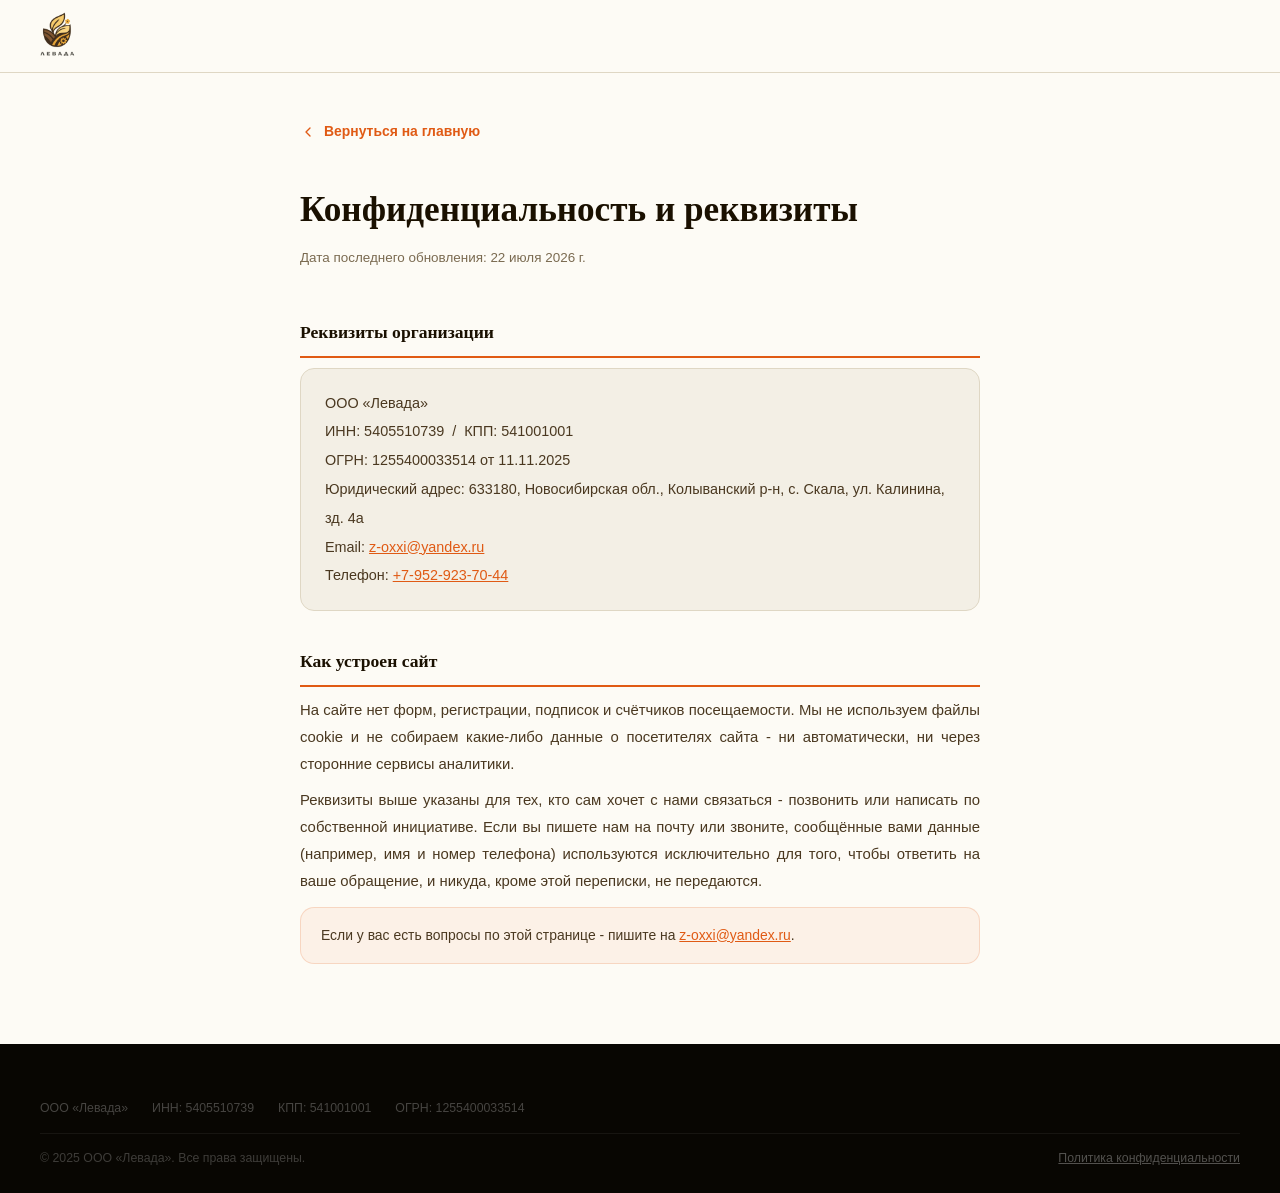
<file: privacy.html>
<!DOCTYPE html>
<html lang="ru">
<head>
    <meta charset="UTF-8">
    <meta name="viewport" content="width=device-width, initial-scale=1.0">
    <title>Политика конфиденциальности - Левада</title>
    <link rel="icon" type="image/svg+xml" href="favicon.svg">
    <link rel="stylesheet" href="style.css">
    <style>
        .priv { padding: 120px 0 80px; }
        .priv-wrap { max-width: 760px; margin: 0 auto; }
        .priv-back {
            display: inline-flex; align-items: center; gap: 8px;
            margin-bottom: 36px;
            font-size: 0.87rem; font-weight: 600;
            color: var(--flame); text-decoration: none;
            transition: color var(--trans);
        }
        .priv-back:hover { color: var(--ember); }
        .priv-back svg { width: 16px; height: 16px; }
        .priv h1 {
            font-family: var(--font-head); font-size: 2.2rem;
            color: var(--text); margin-bottom: 6px;
        }
        .priv .date { font-size: 0.84rem; color: var(--text-light); margin-bottom: 48px; }
        .priv h2 {
            font-family: var(--font-head); font-size: 1.1rem;
            color: var(--text); margin: 36px 0 10px;
            padding-bottom: 8px; border-bottom: 2px solid var(--flame);
        }
        .priv p, .priv li {
            font-size: 0.93rem; color: var(--text-mid);
            line-height: 1.8; margin-bottom: 10px;
        }
        .priv ul { padding-left: 22px; margin-bottom: 12px; }
        .priv ul li { margin-bottom: 6px; }
        .priv a { color: var(--flame); }
        .priv a:hover { color: var(--ember); }
        .priv-operator {
            background: var(--ash); border: 1px solid var(--border);
            border-radius: var(--r); padding: 20px 24px;
            font-size: 0.9rem; color: var(--text-mid); line-height: 2;
        }
        .priv-note {
            background: rgba(224,90,20,0.06); border: 1px solid rgba(224,90,20,0.18);
            border-radius: var(--r); padding: 16px 20px;
            font-size: 0.87rem; color: var(--text-mid);
            line-height: 1.7; margin-top: 12px;
        }
    </style>
</head>
<body>
    <header class="header scrolled">
        <div class="container">
            <div class="header-inner">
                <a href="index.html">
                    <img src="images/logo-levada.png" alt="Левада" class="logo-main">
                </a>
            </div>
        </div>
    </header>

    <main class="priv">
        <div class="container priv-wrap">
            <a href="index.html" class="priv-back">
                <svg viewBox="0 0 24 24" fill="none" stroke="currentColor" stroke-width="2" stroke-linecap="round" stroke-linejoin="round"><polyline points="15 18 9 12 15 6"/></svg>
                Вернуться на главную
            </a>

            <h1>Конфиденциальность и реквизиты</h1>
            <p class="date">Дата последнего обновления: 22 июля 2026 г.</p>

            <h2>Реквизиты организации</h2>
            <div class="priv-operator">
                ООО «Левада»<br>
                ИНН: 5405510739 &nbsp;/&nbsp; КПП: 541001001<br>
                ОГРН: 1255400033514 от 11.11.2025<br>
                Юридический адрес: 633180, Новосибирская обл., Колыванский р-н, с. Скала, ул. Калинина, зд. 4а<br>
                Email: <a href="mailto:z-oxxi@yandex.ru">z-oxxi@yandex.ru</a><br>
                Телефон: <a href="tel:+79529237044">+7-952-923-70-44</a>
            </div>

            <h2>Как устроен сайт</h2>
            <p>
                На сайте нет форм, регистрации, подписок и счётчиков посещаемости.
                Мы не используем файлы cookie и не собираем какие-либо данные о посетителях
                сайта - ни автоматически, ни через сторонние сервисы аналитики.
            </p>
            <p>
                Реквизиты выше указаны для тех, кто сам хочет с нами связаться -
                позвонить или написать по собственной инициативе. Если вы пишете нам
                на почту или звоните, сообщённые вами данные (например, имя и номер телефона)
                используются исключительно для того, чтобы ответить на ваше обращение,
                и никуда, кроме этой переписки, не передаются.
            </p>
            <div class="priv-note">
                Если у вас есть вопросы по этой странице - пишите на
                <a href="mailto:z-oxxi@yandex.ru">z-oxxi@yandex.ru</a>.
            </div>
        </div>
    </main>

    <footer class="footer">
        <div class="container">
            <div class="footer-requisites">
                <span>ООО &laquo;Левада&raquo;</span>
                <span>ИНН: 5405510739</span>
                <span>КПП: 541001001</span>
                <span>ОГРН: 1255400033514</span>
            </div>
            <div class="footer-bottom">
                <span>&copy; 2025 ООО &laquo;Левада&raquo;. Все права защищены.</span>
                <a href="privacy.html" class="footer-privacy-link">Политика конфиденциальности</a>
            </div>
        </div>
    </footer>
</body>
</html>
</file>
<file: style.css>
/* ═══════════════════════════════════════════
   ЛЕВАДА · ГДТ-01 · Design v2
   ═══════════════════════════════════════════ */

:root {
  --night:       #0C0A05;
  --night-mid:   #181205;
  --flame:       #E05A14;
  --flame-dim:   rgba(224,90,20,0.15);
  --ember:       #C99A3A;
  --field:       #3D6B2F;
  --field-light: #5A9147;

  --cream:       #FDFBF5;
  --ash:         #F3EFE5;
  --border:      #DFD7C4;

  --text:        #1A1000;
  --text-mid:    #4A3820;
  --text-light:  #7A6A50;

  --font-head: Georgia, 'Palatino Linotype', 'Noto Serif', 'Times New Roman', serif;
  --font-body: -apple-system, BlinkMacSystemFont, 'Segoe UI', Roboto, 'Helvetica Neue', Arial, sans-serif;

  --r:    14px;
  --r-sm:  7px;
  --trans: 0.22s ease;
}

/* ── BASE ── */
*, *::before, *::after { box-sizing: border-box; margin: 0; padding: 0; }
html { scroll-behavior: smooth; }
body {
  font-family: var(--font-body);
  color: var(--text);
  background: var(--cream);
  line-height: 1.7;
  -webkit-font-smoothing: antialiased;
  overflow-x: hidden;
}
.container { max-width: 1360px; margin: 0 auto; padding: 0 40px; }
img { display: block; max-width: 100%; }

/* ── HEADER ── */
.header {
  position: fixed;
  top: 0; left: 0; right: 0;
  z-index: 1000;
  transition: background 0.3s, box-shadow 0.3s;
}
.header.in-hero { background: rgba(12,10,5,0.65); backdrop-filter: blur(10px); }
.header.scrolled {
  background: rgba(253,251,245,0.97);
  backdrop-filter: blur(8px);
  box-shadow: 0 1px 0 var(--border);
}
.header.scrolled .nav-link { color: var(--text-mid); }
.header.scrolled .nav-link:hover { color: var(--flame); }
.header.scrolled .nav-link.active { color: var(--flame); }

.header-inner {
  display: flex;
  align-items: center;
  justify-content: space-between;
  height: 72px;
}
.logo-main { height: 48px; }

.header-logo-group { display: flex; align-items: center; gap: 16px; }
.header-grant-logos {
  display: flex;
  align-items: center;
  gap: 10px;
  background: var(--cream);
  border-radius: 8px;
  padding: 5px 12px;
}
.header-fond-logo { height: 26px; display: block; }
.header-platform-logo { height: 20px; display: block; }
.header-grant-divider { width: 1px; height: 18px; background: rgba(26,16,0,0.15); flex-shrink: 0; }

.nav { display: flex; gap: 32px; }
.nav-link {
  font-size: 0.87rem;
  font-weight: 500;
  color: rgba(255,255,255,0.7);
  text-decoration: none;
  transition: color var(--trans);
}
.nav-link:hover { color: var(--ember); }
.nav-link.active { color: var(--ember); }

/* ── HERO ── */
.hero {
  position: relative;
  min-height: auto;
  background: var(--night);
  display: flex;
  align-items: center;
  overflow: hidden;
}

/* Пламенное свечение — сигнатурный элемент */
.hero::before {
  content: '';
  position: absolute;
  inset: 0;
  background:
    radial-gradient(ellipse 90% 55% at 50% 115%,  rgba(224,90,20,0.55) 0%,  rgba(201,154,58,0.18) 40%, transparent 68%),
    radial-gradient(ellipse 50% 35% at 15% 100%,  rgba(200,70,10,0.25) 0%,  transparent 60%),
    radial-gradient(ellipse 40% 30% at 85% 100%,  rgba(201,154,58,0.20) 0%,  transparent 60%),
    radial-gradient(ellipse 70% 50% at 50% 50%,   rgba(12,10,5,0.0) 40%, rgba(12,10,5,0.6) 100%);
  animation: flame-glow 5s ease-in-out infinite alternate;
  z-index: 0;
}

/* Зернистая текстура */
.hero::after {
  content: '';
  position: absolute;
  inset: 0;
  background-image: url("data:image/svg+xml,%3Csvg xmlns='http://www.w3.org/2000/svg' width='300' height='300'%3E%3Cfilter id='n'%3E%3CfeTurbulence type='fractalNoise' baseFrequency='0.85' numOctaves='4' stitchTiles='stitch'/%3E%3C/filter%3E%3Crect width='300' height='300' filter='url(%23n)' opacity='0.035'/%3E%3C/svg%3E");
  pointer-events: none;
  z-index: 0;
}

@keyframes flame-glow {
  0%   { opacity: 0.80; transform: scaleY(1)    scaleX(1); }
  30%  { opacity: 1.00; transform: scaleY(1.03) scaleX(1.01); }
  70%  { opacity: 0.88; transform: scaleY(0.98) scaleX(1.005); }
  100% { opacity: 0.95; transform: scaleY(1.02) scaleX(1); }
}
@media (prefers-reduced-motion: reduce) {
  .hero::before { animation: none; }
}

.hero-content {
  position: relative;
  z-index: 2;
  padding: 148px 0 100px;
  max-width: 820px;
}

.hero-eyebrow {
  display: inline-flex;
  align-items: center;
  gap: 18px;
  margin-bottom: 28px;
}
.hero-eyebrow .eyebrow-flame { width: 23px; height: 30px; }
.hero-eyebrow-line {
  width: 36px;
  height: 2px;
  background: var(--flame);
  border-radius: 2px;
  flex-shrink: 0;
}
.hero-eyebrow-text {
  font-size: 1.08rem;
  font-weight: 700;
  letter-spacing: 0.1em;
  text-transform: uppercase;
  color: var(--flame);
}

.hero-title {
  font-family: var(--font-head);
  font-size: clamp(2.8rem, 6vw, 5.2rem);
  font-weight: 600;
  line-height: 1.06;
  color: #fff;
  margin-bottom: 24px;
  letter-spacing: -0.01em;
}

/* ── ВЫРАВНИВАНИЕ ТЕКСТА ПО ШИРИНЕ (весь сайт) ── */
p,
.footer-support-text,
.research-bio p {
  text-align: justify;
  text-justify: inter-word;
  hyphens: auto;
  -webkit-hyphens: auto;
}
/* Короткие однострочные подписи/лейблы не выравниваем - justify на них не
   влияет визуально, но явно отключаем, чтобы не мешать центрированию */
.photo-caption,
.calc-result-label,
.roadmap-period,
.section-eyebrow,
.hero-eyebrow-text {
  text-align: inherit;
  hyphens: none;
}

.hero-sub {
  font-size: 1.02rem;
  color: rgba(255,255,255,0.52);
  max-width: 560px;
  margin-bottom: 14px;
  line-height: 1.78;
}

.hero-feature { margin-bottom: 18px; }
.hero-feature-title {
  font-family: var(--font-head);
  font-size: 1.4rem;
  font-weight: 700;
  color: var(--ember);
  margin-bottom: 8px;
}
.hero-feature .hero-sub { margin-bottom: 0; max-width: 600px; }

.hero-kpi-heading {
  font-size: 0.72rem;
  font-weight: 700;
  letter-spacing: 0.08em;
  text-transform: uppercase;
  color: rgba(255,255,255,0.55);
  margin-top: 20px;
  margin-bottom: 4px;
}
.hero-kpi-note {
  font-size: 0.74rem;
  color: rgba(255,255,255,0.4);
  line-height: 1.55;
  max-width: 600px;
  margin-bottom: 10px;
}
.hero-sub:last-of-type { margin-bottom: 40px; }

.hero-actions {
  display: flex;
  justify-content: center;
  gap: 12px;
  flex-wrap: wrap;
  margin-bottom: 0;
}

/* ── КНОПКИ ── */
.btn {
  display: inline-flex;
  align-items: center;
  gap: 8px;
  padding: 14px 32px;
  border-radius: 8px;
  font-family: var(--font-body);
  font-size: 0.92rem;
  font-weight: 600;
  text-decoration: none;
  cursor: pointer;
  border: none;
  transition: all var(--trans);
  white-space: nowrap;
}
.btn-primary {
  background: var(--flame);
  color: #fff;
  box-shadow: 0 4px 22px rgba(224,90,20,0.45);
}
.btn-primary:hover {
  background: #c84d10;
  box-shadow: 0 6px 28px rgba(224,90,20,0.55);
  transform: translateY(-2px);
}
.btn-outline {
  background: transparent;
  color: rgba(255,255,255,0.82);
  border: 1.5px solid rgba(255,255,255,0.22);
}
.btn-outline:hover {
  border-color: var(--ember);
  color: var(--ember);
  transform: translateY(-2px);
}
.btn-dark {
  background: transparent;
  color: var(--text-mid);
  border: 1.5px solid var(--border);
}
.btn-dark:hover {
  border-color: var(--flame);
  color: var(--flame);
  transform: translateY(-2px);
}

/* HERO KPI */
.kpi-val {
  font-family: var(--font-head);
  font-size: 1.9rem;
  font-weight: 700;
  color: var(--ember);
  line-height: 1;
  margin-bottom: 7px;
}
.kpi-desc {
  font-size: 0.76rem;
  color: rgba(255,255,255,0.38);
  line-height: 1.45;
}
.kpi-desc em {
  display: block;
  margin-top: 6px;
  font-style: normal;
  font-size: 0.7rem;
  color: rgba(255,255,255,0.3);
  line-height: 1.55;
}

/* ── ТЕРМИЧЕСКИЙ РЕЖИМ: теперь вертикальный стек в узкой колонке hero-visual ── */
.hero-kpi-heading-visual {
  margin-top: 36px;
  text-align: center;
}
.thermal-flow {
  display: flex;
  flex-direction: column;
  align-items: stretch;
  gap: 14px;
  width: 100%;
  margin-top: 4px;
}
.thermal-block {
  background: rgba(255,255,255,0.035);
  border: 1px solid rgba(255,255,255,0.09);
  border-radius: var(--r);
  padding: 20px 22px;
}
.thermal-main .kpi-val, .thermal-result .kpi-val { font-size: 1.9rem; }
.thermal-main .kpi-desc, .thermal-result .kpi-desc { font-size: 0.78rem; line-height: 1.6; }
.thermal-result {
  border-color: rgba(224,90,20,0.32);
  background: rgba(224,90,20,0.07);
}
.thermal-arrow {
  display: flex;
  align-items: center;
  justify-content: center;
  color: var(--flame);
  opacity: 0.75;
  padding: 2px 0;
}
.thermal-geometry .hero-kpi-note { margin: 0; max-width: none; }
.thermal-geometry .hero-kpi-note a { color: var(--ember); text-decoration: underline; text-underline-offset: 2px; }
.thermal-geometry .hero-kpi-note a:hover { color: var(--flame); }

/* ── PROOF STRIP ── */
.proof-strip {
  background: var(--flame);
  padding: 0;
  overflow: hidden;
}
.proof-strip-inner {
  display: flex;
  align-items: stretch;
}
.proof-item {
  display: flex;
  flex-direction: column;
  align-items: center;
  justify-content: center;
  padding: 22px 36px;
  flex: 1;
  border-right: 1px solid rgba(255,255,255,0.18);
  gap: 3px;
}
.proof-item:last-child { border-right: none; }
.proof-item-wide { flex: 1.6; }
.proof-item-wide .proof-label { font-size: 0.68rem; max-width: 260px; }
.proof-label-standalone {
  font-size: 0.82rem !important;
  max-width: 300px !important;
  line-height: 1.5 !important;
  color: #fff !important;
}
.proof-num {
  font-family: var(--font-head);
  font-size: 1.55rem;
  font-weight: 700;
  color: #fff;
  line-height: 1;
}
.proof-label {
  font-size: 0.73rem;
  color: rgba(255,255,255,0.72);
  font-weight: 500;
  text-align: center;
  line-height: 1.35;
}

/* ── SECTION КАРКАС ── */
.section { padding: 108px 0; }
.section-light { background: var(--ash); }
.section-dark {
  background: var(--night);
}

.section-head {
  text-align: center;
  max-width: 680px;
  margin: 0 auto 68px;
}
.section-eyebrow {
  display: inline-block;
  font-size: 0.72rem;
  font-weight: 700;
  letter-spacing: 0.13em;
  text-transform: uppercase;
  color: var(--flame);
  margin-bottom: 14px;
}
.section-dark .section-eyebrow { color: var(--ember); }
.section-title {
  font-family: var(--font-head);
  font-size: clamp(1.85rem, 3.2vw, 2.8rem);
  font-weight: 600;
  color: var(--text);
  line-height: 1.18;
  margin-bottom: 14px;
  letter-spacing: -0.01em;
}
.section-dark .section-title { color: #fff; }
.section-lead { font-size: 1rem; color: var(--text-light); line-height: 1.75; }
.section-lead strong {
  font-family: var(--font-head);
  font-style: italic;
  font-weight: 700;
  color: var(--flame);
}
.section-dark .section-lead { color: rgba(255,255,255,0.45); }

#problem { padding: 68px 0; }
#problem .section-head { margin-bottom: 40px; max-width: 900px; }
#problem .methods-heading { margin-bottom: 14px; }
#problem .compare-table-wrap { margin-top: 8px; }
#specs .section-head { max-width: 940px; }

/* ── PROBLEM ── */
.problem-grid {
  display: grid;
  grid-template-columns: 1fr 1fr 1fr;
  gap: 2px;
  background: var(--border);
  border-radius: var(--r);
  overflow: hidden;
  margin-bottom: 48px;
}
.problem-card {
  background: var(--cream);
  display: flex;
  flex-direction: column;
}

.problem-photo-wrap {
  width: 100%;
  aspect-ratio: 2.35 / 1;
  overflow: hidden;
  background: var(--border);
}
.problem-photo {
  width: 100%;
  height: 100%;
  object-fit: cover;
  display: block;
}

.problem-card-body {
  padding: 24px 26px 28px;
  display: flex;
  flex-direction: column;
  gap: 12px;
  flex: 1;
}

.problem-name {
  font-family: var(--font-head);
  font-size: 1.1rem;
  color: var(--text);
}
.problem-text { font-size: 0.875rem; color: var(--text-mid); flex: 1; line-height: 1.7; }
.problem-badges {
  display: block;
  padding-top: 4px;
  border-top: 1px solid var(--border);
  font-size: 0.78rem;
  line-height: 1.9;
}
.problem-badge {
  display: inline;
  font-weight: 600;
}
.problem-badge.bad  { color: #B82020; }
.problem-badge.good { color: var(--flame); }
.problem-badge:not(:last-child)::after {
  content: "\00b7";
  display: inline-block;
  margin: 0 9px;
  font-weight: 400;
  color: var(--text-light);
}

.compare-table-wrap {
  overflow-x: auto;
  border-radius: var(--r);
  border: 1px solid var(--border);
  box-shadow: 0 2px 14px rgba(26,16,0,0.05);
  position: relative;
  background-image: linear-gradient(to right, transparent, transparent),
                     linear-gradient(to right, transparent, rgba(26,16,0,0.10));
  background-position: left center, right center;
  background-repeat: no-repeat;
  background-size: 20px 100%, 20px 100%;
  background-attachment: local, scroll;
}
.table-scroll-hint {
  display: none;
  text-align: center;
  font-size: 0.78rem;
  color: var(--text-light);
  margin-bottom: 8px;
}
@media (max-width: 700px) {
  .table-scroll-hint { display: block; }
}
.compare-table {
  width: 100%; min-width: 700px;
  font-size: 0.85rem;
  border-collapse: collapse;
}
.compare-table thead tr { background: var(--night); }
.compare-table th {
  padding: 13px 15px;
  font-weight: 600; text-align: left;
  white-space: nowrap;
  color: rgba(255,255,255,0.78);
}
.compare-table td {
  padding: 11px 15px;
  border-bottom: 1px solid var(--border);
  color: var(--text);
  font-size: 0.85rem;
}
.compare-table tr:last-child td { border-bottom: none; }
.compare-table td:first-child { font-weight: 500; color: var(--text); }

/* ГДТ-01 колонка */
.compare-table th:last-child {
  background: rgba(224,90,20,0.28);
  color: #fff;
}
.compare-table td:last-child {
  background: rgba(224,90,20,0.06);
  color: var(--flame);
  font-weight: 700;
}

/* Цветовое кодирование значений - усиленный контраст + иконки,
   чтобы смысл считывался не только по цвету (важно для дальтоников) */
.compare-table .val-bad  {
  color: #C81E1E;
  font-weight: 700;
}
.compare-table .val-mid  { color: var(--text-mid); }
.compare-table .val-good {
  color: #197A3D;
  font-weight: 700;
}
.compare-table .val-bad::before,
.compare-table .val-good::before {
  display: inline-block;
  width: 15px;
  font-weight: 700;
  margin-right: 2px;
}
.compare-table .val-bad::before  { content: '\2715'; } /* ✕ */
.compare-table .val-good::before { content: '\2713'; } /* ✓ */

/* ── PRODUCT ── */
.product-layout {
  display: grid;
  grid-template-columns: 1fr 1fr;
  gap: 72px;
  align-items: start;
}
.product-lead {
  font-family: var(--font-head);
  font-size: 1.25rem;
  color: var(--text);
  line-height: 1.5;
  margin-bottom: 18px;
}
.product-text p { font-size: 0.9rem; color: var(--text-mid); margin-bottom: 13px; line-height: 1.75; }
.product-text p a { color: var(--flame); text-decoration: underline; text-underline-offset: 2px; }
.product-text p a:hover { color: var(--ember); }

.product-facts {
  margin-top: 24px;
  border: 1px solid var(--border);
  border-radius: var(--r);
  overflow: hidden;
}
.fact-item {
  display: grid;
  grid-template-columns: 148px 1fr;
  border-bottom: 1px solid var(--border);
}
.fact-item:last-child { border-bottom: none; }
.fact-label {
  font-size: 0.78rem;
  color: var(--text-light);
  padding: 12px 14px;
  background: var(--ash);
  font-weight: 500;
  border-right: 1px solid var(--border);
}
.fact-val {
  font-size: 0.86rem;
  font-weight: 600;
  color: var(--text);
  padding: 12px 14px;
}

.kit-title {
  font-family: var(--font-head);
  font-size: 0.98rem;
  color: var(--text);
  margin: 24px 0 10px;
}
.kit-list { list-style: none; display: flex; flex-direction: column; gap: 6px; margin-bottom: 24px; }
.kit-list li {
  font-size: 0.86rem;
  color: var(--text-mid);
  padding: 9px 14px 9px 34px;
  background: var(--ash);
  border-radius: var(--r-sm);
  position: relative;
}
.kit-list li::before {
  content: '';
  position: absolute;
  left: 13px; top: 15px;
  width: 7px; height: 7px;
  background: var(--flame);
  border-radius: 50%;
}
.product-cta { margin-top: 4px; }
.product-photo { display: flex; flex-direction: column; gap: 10px; }
.product-img { width: 100%; border-radius: var(--r); box-shadow: 0 20px 56px rgba(26,16,0,0.15); }
.photo-caption { font-size: 0.76rem; color: var(--text-light); text-align: center; font-style: italic; }
.photo-placeholder {
  aspect-ratio: 4/3;
  border: 1.5px dashed rgba(224,90,20,0.35);
  border-radius: var(--r-sm);
  display: flex;
  flex-direction: column;
  align-items: center;
  justify-content: center;
  gap: 10px;
  color: rgba(255,255,255,0.35);
  text-align: center;
  padding: 12px;
}
.photo-placeholder svg { width: 28px; height: 28px; opacity: 0.6; }
.photo-placeholder span { font-size: 0.72rem; line-height: 1.4; max-width: 160px; }
.photo-placeholder-secondary { aspect-ratio: 16/9; margin-top: 14px; }
.photo-secondary-real {
  border-radius: var(--r-sm);
  overflow: hidden;
  background: var(--ash);
  border: 1px solid var(--border);
}
.photo-secondary-real img {
  width: 100%;
  aspect-ratio: 16/9;
  object-fit: cover;
  display: block;
}
.photo-secondary-real figcaption {
  padding: 9px 12px;
  font-size: 0.76rem;
  color: var(--text-light);
  text-align: center;
  font-style: italic;
}
.photo-placeholder-light {
  color: var(--text-light);
  border-color: rgba(224,90,20,0.4);
  background: var(--ash);
}
.photo-grid {
  display: grid;
  grid-template-columns: repeat(3, 1fr);
  gap: 14px;
  margin-top: 20px;
}
.photo-grid-item {
  border-radius: var(--r-sm);
  overflow: hidden;
  background: rgba(255,255,255,0.04);
  border: 1px solid rgba(255,255,255,0.09);
}
.photo-grid-item img {
  width: 100%;
  aspect-ratio: 4/3;
  object-fit: cover;
  display: block;
}
.photo-grid-item figcaption {
  padding: 10px 12px;
  font-size: 0.76rem;
  color: rgba(255,255,255,0.5);
  text-align: center;
}

/* ── SPECS ── */
.specs-layout {
  display: grid;
  grid-template-columns: repeat(3, 1fr);
  gap: 2px;
  background: var(--border);
  border-radius: var(--r);
  overflow: hidden;
}
.spec-main { background: var(--cream); padding: 30px 26px; }
.spec-group-title {
  font-family: var(--font-head);
  font-size: 1.05rem;
  font-weight: 600;
  color: var(--text);
  letter-spacing: -0.01em;
  display: flex;
  align-items: center;
  gap: 12px;
  margin-bottom: 18px;
  padding-bottom: 12px;
  border-bottom: 2px solid var(--flame);
  hyphens: auto;
  -webkit-hyphens: auto;
  overflow: hidden;
  /* высота выравнивается через JS (equalizeSpecTitles) после загрузки шрифта */
}
.spec-group-num {
  flex-shrink: 0;
  width: 26px;
  height: 26px;
  border-radius: 50%;
  background: rgba(224,90,20,0.1);
  color: var(--flame);
  font-family: var(--font-body);
  font-size: 0.7rem;
  font-weight: 700;
  display: flex;
  align-items: center;
  justify-content: center;
}
.spec-group-text { line-height: 1.3; }
.spec-table { width: 100%; border-collapse: collapse; }
.spec-table tr { border-bottom: 1px solid var(--border); }
.spec-table tr:last-child { border-bottom: none; }
.spec-param { padding: 9px 0; font-size: 0.8rem; color: var(--text-light); }
.spec-value { padding: 9px 0; font-size: 0.85rem; font-weight: 600; color: var(--text); text-align: right; }
.spec-value-note { font-size: 0.76rem; font-weight: 400; color: var(--text-light); }
.spec-value.highlight { color: var(--flame); }

/* ── RESULTS (dark) ── */
.results-layout {
  display: grid;
  grid-template-columns: 1fr 1fr;
  gap: 32px;
  margin-bottom: 32px;
}
.result-block {
  background: rgba(255,255,255,0.04);
  border: 1px solid rgba(255,255,255,0.09);
  border-radius: var(--r);
  padding: 28px;
}
.result-title {
  font-family: var(--font-head);
  font-size: 1.05rem;
  color: #fff;
  margin-bottom: 10px;
}
.result-block > p { font-size: 0.87rem; color: rgba(255,255,255,0.48); margin-bottom: 16px; }
.data-table { width: 100%; border-collapse: collapse; font-size: 0.84rem; }
.data-table thead tr { border-bottom: 1px solid rgba(255,255,255,0.12); }
.data-table th { padding: 7px 10px; font-weight: 600; color: rgba(255,255,255,0.42); text-align: left; }
.data-table td { padding: 8px 10px; color: rgba(255,255,255,0.65); border-bottom: 1px solid rgba(255,255,255,0.06); }
.data-table tr:last-child td { border-bottom: none; }
.data-table tr.row-best { background: rgba(201,154,58,0.08); }
.data-table tr.row-best td { color: var(--ember); font-weight: 600; }
.data-table tr.row-optimal td { color: rgba(255,255,255,0.38); }

.heatmap-block {
  background: rgba(255,255,255,0.03);
  border: 1px solid rgba(255,255,255,0.08);
  border-radius: var(--r);
  padding: 32px;
  margin-bottom: 20px;
}
.heatmap-block > p { font-size: 0.88rem; color: rgba(255,255,255,0.48); margin-bottom: 18px; }
.heatmap-block strong { color: rgba(255,255,255,0.85); }
.heatmap-img { width: 100%; border-radius: var(--r-sm); }

.fieldtrial-block {
  background: linear-gradient(135deg, rgba(224,90,20,0.14) 0%, rgba(201,154,58,0.08) 100%);
  border: 1px solid rgba(224,90,20,0.22);
  border-radius: var(--r);
  padding: 34px;
}
.fieldtrial-block > p { font-size: 0.9rem; color: rgba(255,255,255,0.55); margin-bottom: 24px; line-height: 1.75; }
.fieldtrial-block strong { color: var(--ember); }

.fieldtrial-stats {
  display: grid;
  grid-template-columns: repeat(3, 1fr);
  gap: 14px;
}
.econ-card {
  background: rgba(255,255,255,0.05);
  border: 1px solid rgba(255,255,255,0.09);
  border-radius: var(--r);
  padding: 20px;
  text-align: center;
}
.econ-num {
  font-family: var(--font-head);
  font-size: 1.9rem;
  font-weight: 700;
  color: var(--ember);
  margin-bottom: 7px;
  line-height: 1;
}
.econ-label { font-size: 0.76rem; color: rgba(255,255,255,0.4); line-height: 1.5; }

/* ── RESEARCH (научная база) ── */
.research-layout {
  display: grid;
  grid-template-columns: 1fr 1.1fr;
  gap: 72px;
  align-items: start;
}
.research-banner {
  position: relative;
  width: 100%;
  height: 130px;
  border-radius: var(--r-sm);
  overflow: visible;
  margin-bottom: 52px;
}
.research-banner-img {
  width: 100%;
  height: 100%;
  object-fit: cover;
  border-radius: var(--r-sm);
  display: block;
}
.research-avatar {
  position: absolute;
  left: 28px;
  bottom: -40px;
  width: 96px;
  height: 96px;
  border-radius: 50%;
  overflow: hidden;
  border: 4px solid var(--cream);
  box-shadow: 0 6px 18px rgba(0,0,0,0.18);
  background: var(--ash);
}
.research-avatar img {
  width: 100%;
  height: 100%;
  object-fit: cover;
  display: block;
}
.research-name {
  font-family: var(--font-head);
  font-size: 1.6rem;
  font-weight: 600;
  margin-bottom: 6px;
}
.research-role {
  font-size: 0.82rem;
  color: var(--flame);
  font-weight: 600;
  margin-bottom: 16px;
}
.research-bio p:not(.research-role) {
  font-size: 0.9rem;
  color: var(--text-mid);
  line-height: 1.75;
  text-align: justify;
  hyphens: auto;
  -webkit-hyphens: auto;
}
.research-links {
  display: flex;
  flex-direction: column;
  gap: 12px;
}
.research-link-card {
  display: flex;
  align-items: center;
  gap: 16px;
  padding: 18px 20px;
  background: var(--cream);
  border: 1px solid var(--border);
  border-radius: var(--r-sm);
  text-decoration: none;
  transition: var(--trans);
}
.research-link-card:hover { border-color: var(--flame); background: #fff; }
.research-link-static { cursor: default; }
.research-link-static:hover { border-color: var(--border); background: var(--cream); }
.research-link-wide { align-items: flex-start; }
.research-link-wide .research-link-icon { margin-top: 2px; }
.research-link-note p { margin-bottom: 8px; line-height: 1.5; }
.research-link-note p:last-child { margin-bottom: 0; }
.research-link-note a { color: var(--flame); text-decoration: underline; text-underline-offset: 2px; }
.research-link-note a:hover { color: var(--ember); }
.research-link-icon {
  width: 40px; height: 40px;
  flex-shrink: 0;
  border-radius: 10px;
  background: rgba(224,90,20,0.1);
  color: var(--flame);
  display: flex; align-items: center; justify-content: center;
}
.research-link-icon svg { width: 19px; height: 19px; }
.research-link-title {
  font-size: 0.92rem;
  font-weight: 600;
  color: var(--text);
  margin-bottom: 3px;
}
.research-link-note {
  font-size: 0.74rem;
  color: var(--text-light);
}

/* ── FAQ ── */
.faq-layout {
  display: grid;
  grid-template-columns: 1fr 320px;
  gap: 56px;
  align-items: start;
}
.faq-list {
  display: flex;
  flex-direction: column;
  gap: 10px;
  max-width: 780px;
}
.faq-item {
  background: var(--cream);
  border: 1px solid var(--border);
  border-radius: var(--r-sm);
  padding: 4px 24px;
}
.faq-item[open] { border-color: rgba(224,90,20,0.3); }
.faq-question {
  list-style: none;
  cursor: pointer;
  display: flex;
  align-items: center;
  justify-content: space-between;
  gap: 16px;
  padding: 18px 0;
  font-family: var(--font-head);
  font-size: 1rem;
  font-weight: 600;
  color: var(--text);
}
.faq-question::-webkit-details-marker { display: none; }
.faq-arrow { width: 18px; height: 18px; flex-shrink: 0; color: var(--flame); transition: transform var(--trans); }
.faq-item[open] .faq-arrow { transform: rotate(180deg); }
.faq-answer {
  font-size: 0.88rem;
  color: var(--text-mid);
  line-height: 1.75;
  padding-bottom: 20px;
  max-width: 680px;
}

/* Контекстный визуал справа от FAQ */
.faq-visual { position: sticky; top: 96px; }
.faq-visual-card {
  background: var(--night);
  border-radius: var(--r);
  padding: 32px 28px;
  border: 1px solid rgba(255,255,255,0.06);
}
.faq-visual-flame {
  display: block;
  margin: 0 auto 18px;
  width: 56px;
  height: auto;
  filter: drop-shadow(0 4px 14px rgba(224,90,20,0.3));
}
.faq-visual-stat {
  font-family: var(--font-head);
  font-style: italic;
  font-size: 2.6rem;
  font-weight: 700;
  color: var(--ember);
  text-align: center;
  line-height: 1;
  margin-bottom: 12px;
}
.faq-visual-caption {
  font-size: 0.8rem;
  color: rgba(255,255,255,0.5);
  text-align: center;
  line-height: 1.6;
}
.faq-visual-divider {
  height: 1px;
  background: rgba(255,255,255,0.08);
  margin: 24px 0 20px;
}
.faq-visual-badges {
  list-style: none;
  display: flex;
  flex-direction: column;
  gap: 16px;
}
.faq-visual-badges li {
  display: flex;
  align-items: flex-start;
  gap: 12px;
}
.faq-visual-badges svg {
  width: 18px; height: 18px;
  flex-shrink: 0;
  color: var(--flame);
  margin-top: 1px;
}
.faq-visual-badges span {
  font-size: 0.78rem;
  color: rgba(255,255,255,0.6);
  line-height: 1.45;
}

@media (max-width: 980px) {
  .faq-layout { grid-template-columns: 1fr; }
  .faq-visual { position: static; }
  .faq-visual-card { max-width: 420px; }
}

/* ── ECONOMICS ── */
.econ01-layout {
  display: grid;
  grid-template-columns: 1fr 380px;
  gap: 56px;
  align-items: stretch;
}
.econ01-preorder { display: flex; flex-direction: column; }
.preorder-form { flex-shrink: 0; }
.econ-cards-row {
  display: grid;
  grid-template-columns: repeat(3, 1fr);
  gap: 14px;
  margin-bottom: 24px;
}
.econ-cards-row .econ-card {
  background: var(--cream);
  border: 1px solid var(--border);
  border-radius: var(--r);
  padding: 20px;
  text-align: center;
}
.econ-cards-row .econ-num { color: var(--flame); }
.econ-cards-row .econ-label { color: var(--text-light); }

.calc-widget {
  background: var(--cream);
  border: 1px solid var(--border);
  border-radius: var(--r);
  padding: 28px;
  box-shadow: 0 2px 16px rgba(26,16,0,0.05);
}
.calc-title {
  font-family: var(--font-head);
  font-size: 1rem;
  color: var(--text);
  margin-bottom: 18px;
}
.calc-input-row { margin-bottom: 20px; }
.calc-input-row label { display: block; font-size: 0.84rem; font-weight: 600; color: var(--text-mid); margin-bottom: 10px; }
.calc-input-row input[type="range"] { width: 100%; height: 4px; accent-color: var(--flame); cursor: pointer; }
.calc-results { display: grid; grid-template-columns: 1fr 1fr; gap: 12px; margin-bottom: 13px; }
.calc-result {
  background: var(--ash);
  border-radius: var(--r-sm);
  padding: 15px;
  text-align: center;
  border: 1px solid var(--border);
}
.calc-result-val {
  font-family: var(--font-head);
  font-size: 1.45rem;
  font-weight: 700;
  color: var(--flame);
  margin-bottom: 4px;
}
.calc-result-label { font-size: 0.73rem; color: var(--text-light); }
.calc-total {
  display: flex;
  align-items: center;
  justify-content: space-between;
  background: rgba(224,90,20,0.08);
  border: 1px solid rgba(224,90,20,0.2);
  border-radius: var(--r-sm);
  padding: 12px 15px;
  margin-bottom: 13px;
  font-size: 0.82rem;
  color: var(--text-mid);
}
.calc-total strong { font-family: var(--font-head); font-size: 1.05rem; color: var(--flame); }
.calc-note { font-size: 0.73rem; color: var(--text-light); line-height: 1.55; }

.calc-compare-layout {
  display: grid;
  grid-template-columns: 1fr 1fr;
  gap: 20px;
  margin-top: 16px;
  align-items: stretch;
}
.calc-compare {
  background: var(--cream);
  border: 1px solid var(--border);
  border-radius: var(--r);
  padding: 22px 26px;
}
.calc-compare-title {
  font-family: var(--font-head);
  font-size: 0.92rem;
  color: var(--text);
  margin-bottom: 14px;
}
.calc-compare-row {
  display: flex;
  align-items: center;
  justify-content: space-between;
  padding: 9px 0;
  border-top: 1px solid var(--border);
  font-size: 0.85rem;
}
.calc-compare-row:first-of-type { border-top: none; }
.calc-compare-method { color: var(--text-mid); font-weight: 600; }
.calc-compare-val { color: var(--text); font-weight: 600; }
.calc-compare-good { color: var(--flame); }
.calc-compare-detail {
  font-size: 0.72rem;
  color: var(--text-light);
  line-height: 1.5;
  margin: -3px 0 4px;
}
.calc-compare-tbd .calc-compare-val { color: var(--text-light); font-weight: 400; font-style: italic; }

/* ── ДИНАМИЧЕСКИЙ ГРАФИК СРАВНЕНИЯ СТОИМОСТИ ── */
.calc-chart {
  background: var(--night);
  border-radius: var(--r);
  padding: 22px 26px;
  display: flex;
  flex-direction: column;
}
.calc-chart .calc-compare-title { color: #fff; }
.calc-chart-bars {
  display: flex;
  flex-direction: column;
  gap: 16px;
  margin: 4px 0 14px;
  flex: 1;
  justify-content: center;
}
.calc-chart-head {
  display: flex;
  align-items: baseline;
  justify-content: space-between;
  margin-bottom: 6px;
}
.calc-chart-label { font-size: 0.78rem; color: rgba(255,255,255,0.62); font-weight: 600; }
.calc-chart-val { font-size: 0.78rem; color: #fff; font-weight: 700; font-variant-numeric: tabular-nums; }
.calc-chart-track {
  height: 10px;
  border-radius: 6px;
  background: rgba(255,255,255,0.08);
  overflow: hidden;
}
.calc-chart-fill {
  height: 100%;
  border-radius: 6px;
  background: rgba(255,255,255,0.35);
  width: 0%;
  transition: width 0.4s ease;
}
.calc-chart-fill-good { background: var(--flame); }
.calc-chart .calc-note { color: rgba(255,255,255,0.35); }

@media (max-width: 700px) {
  .calc-compare-layout { grid-template-columns: 1fr; }
}

.preorder-form {
  background: var(--night);
  border-radius: var(--r);
  padding: 30px;
  display: flex;
  flex-direction: column;
  gap: 13px;
}
.preorder-form .calc-title { color: #fff; }
.preorder-note { font-size: 0.84rem; color: rgba(255,255,255,0.45); line-height: 1.65; }
.preorder-batch-badge {
  display: flex;
  align-items: center;
  gap: 10px;
  padding: 10px 14px;
  background: rgba(224,90,20,0.12);
  border: 1px solid rgba(224,90,20,0.3);
  border-radius: 30px;
  color: var(--ember);
  font-size: 0.8rem;
  margin-bottom: 14px;
  width: fit-content;
}
.preorder-batch-badge svg { width: 16px; height: 16px; flex-shrink: 0; }
.preorder-batch-badge strong { color: #fff; }
.preorder-perk {
  display: flex;
  align-items: flex-start;
  gap: 10px;
  padding: 12px 14px;
  background: rgba(61,107,47,0.14);
  border: 1px solid rgba(61,107,47,0.35);
  border-radius: var(--r-sm);
  color: rgba(255,255,255,0.78);
  font-size: 0.82rem;
  line-height: 1.5;
}
.preorder-perk svg { width: 18px; height: 18px; flex-shrink: 0; color: var(--field); margin-top: 1px; }
.preorder-submit { width: 100%; justify-content: center; }

.preorder-illustration {
  margin-top: 8px;
  padding: 12px 10px;
  display: flex;
  align-items: center;
  justify-content: center;
  flex: 1;
  min-height: 200px;
}
.preorder-flame-svg {
  width: 100%;
  max-width: 130px;
  height: auto;
  filter: drop-shadow(0 6px 22px rgba(224,90,20,0.28));
}

/* ── ROADMAP ── */
.roadmap-grid {
  display: grid;
  grid-template-columns: repeat(4, 1fr);
  gap: 2px;
  background: var(--border);
  border-radius: var(--r);
  overflow: hidden;
}
.roadmap-card {
  background: var(--cream);
  padding: 34px 28px;
  display: flex;
  flex-direction: column;
  gap: 10px;
}
.roadmap-card.roadmap-soon { background: var(--night); }
.roadmap-card.roadmap-current {
  background: var(--ash);
  border-top: 3px solid var(--field);
}
.roadmap-icon {
  width: 34px; height: 34px;
  border-radius: 9px;
  background: rgba(224,90,20,0.12);
  color: var(--flame);
  display: flex; align-items: center; justify-content: center;
  margin-bottom: 2px;
}
.roadmap-icon svg { width: 17px; height: 17px; }
.roadmap-card.roadmap-current .roadmap-icon { background: rgba(61,107,47,0.14); color: var(--field); }
.roadmap-card.roadmap-soon .roadmap-icon { background: rgba(201,154,58,0.16); color: var(--ember); }
.roadmap-period { font-size: 0.72rem; font-weight: 700; letter-spacing: 0.1em; text-transform: uppercase; color: var(--ember); }
.roadmap-card.roadmap-current .roadmap-period { color: var(--field); }
.roadmap-stage { font-family: var(--font-head); font-size: 1.05rem; color: var(--text); }
.roadmap-card.roadmap-soon .roadmap-stage { color: #fff; }
.roadmap-card > p { font-size: 0.83rem; color: var(--text-mid); line-height: 1.65; flex: 1; }
.roadmap-card.roadmap-soon > p { color: rgba(255,255,255,0.45); }
.roadmap-badge {
  display: inline-block; padding: 3px 10px; border-radius: 30px;
  font-size: 0.69rem; font-weight: 700; letter-spacing: 0.06em; text-transform: uppercase;
  background: rgba(224,90,20,0.16); color: var(--flame); width: fit-content;
}
.roadmap-preview-stats {
  display: grid; grid-template-columns: 1fr 1fr;
  gap: 8px; padding-top: 12px; border-top: 1px solid rgba(255,255,255,0.09); margin-top: 4px;
}
.roadmap-stat { display: flex; flex-direction: column; gap: 2px; }
.roadmap-stat strong { font-size: 0.84rem; color: var(--ember); }
.roadmap-stat span { font-size: 0.7rem; color: rgba(255,255,255,0.35); line-height: 1.4; }

/* ── CONTACT (dark) ── */
.contact-layout {
  display: grid;
  grid-template-columns: 1fr 1fr;
  gap: 56px;
  max-width: 860px;
  margin: 0 auto;
}
.contact-info { display: flex; flex-direction: column; gap: 0; }
.contact-row {
  display: grid;
  grid-template-columns: 130px 1fr;
  padding: 13px 0;
  border-bottom: 1px solid rgba(255,255,255,0.07);
  gap: 12px;
}
.contact-label { font-size: 0.78rem; color: rgba(255,255,255,0.3); font-weight: 500; padding-top: 2px; }
.contact-val { font-size: 0.93rem; color: #fff; font-weight: 600; }
.contact-val a { color: inherit; text-decoration: none; transition: color var(--trans); }
.contact-val a:hover { color: var(--flame); text-decoration: underline; }
.contact-note {
  background: rgba(255,255,255,0.04);
  border: 1px solid rgba(255,255,255,0.09);
  border-radius: var(--r);
  padding: 30px;
  display: flex; align-items: center;
}
.contact-note p { font-size: 0.9rem; color: rgba(255,255,255,0.45); line-height: 1.75; }

/* ── FOOTER ── */
.footer {
  background: #080602;
  padding: 40px 0 24px;
}
.footer-inner {
  display: grid;
  grid-template-columns: auto 1fr;
  gap: 32px;
  align-items: center;
  padding-bottom: 24px;
  margin-bottom: 20px;
  border-bottom: 1px solid rgba(255,255,255,0.07);
}
.footer-logo-wrap {
  background: var(--cream);
  border-radius: var(--r-sm);
  padding: 14px 20px;
  display: inline-flex;
  align-items: center;
  gap: 18px;
}
.footer-fond-logo { height: 56px; display: block; }
.footer-platform-logo { height: 44px; display: block; }
.footer-logo-divider {
  width: 1px;
  height: 44px;
  background: rgba(26,16,0,0.12);
  flex-shrink: 0;
}
.footer-support-text { font-size: 0.81rem; line-height: 1.7; color: rgba(255,255,255,0.3); }
.footer-requisites {
  display: flex; flex-wrap: wrap; gap: 5px 24px;
  padding: 14px 0;
  border-bottom: 1px solid rgba(255,255,255,0.06);
  margin-bottom: 14px;
  font-size: 0.77rem; color: rgba(255,255,255,0.25);
}
.footer-bottom {
  display: flex; justify-content: space-between; align-items: center;
  flex-wrap: wrap; gap: 8px;
  font-size: 0.77rem; color: rgba(255,255,255,0.22);
}
.footer-privacy-link { color: rgba(255,255,255,0.3); text-decoration: underline; transition: color var(--trans); }
.footer-privacy-link:hover { color: rgba(255,255,255,0.7); }

/* ── SCROLL ANIMATION ── */
.fade-up {
  opacity: 0; transform: translateY(26px);
  transition: opacity 0.6s cubic-bezier(.4,0,.2,1), transform 0.6s cubic-bezier(.4,0,.2,1);
}
.fade-up.visible { opacity: 1; transform: translateY(0); }
@media (prefers-reduced-motion: reduce) { .fade-up { opacity: 1; transform: none; transition: none; } }

/* ── RESPONSIVE ── */
@media (max-width: 980px) {
  .nav { display: none; }
  .problem-grid { grid-template-columns: 1fr; }
  .product-layout { grid-template-columns: 1fr; gap: 40px; }
  .specs-layout { grid-template-columns: 1fr; }
  .results-layout { grid-template-columns: 1fr; }
  .research-layout { grid-template-columns: 1fr; }
  .fieldtrial-stats { grid-template-columns: 1fr 1fr; }
  .photo-grid { grid-template-columns: 1fr 1fr; }
  .econ01-layout { grid-template-columns: 1fr; }
  .econ-cards-row { grid-template-columns: 1fr 1fr; }
  .roadmap-grid { grid-template-columns: 1fr 1fr; }
  .contact-layout { grid-template-columns: 1fr; gap: 32px; }
  .footer-inner { grid-template-columns: 1fr; text-align: center; }
  .footer-logo-wrap { margin: 0 auto; }
  .proof-strip-inner { flex-wrap: wrap; }
  .proof-item { flex: 1 1 33%; }
}
@media (max-width: 620px) {
  .section { padding: 72px 0; }
  .econ-cards-row { grid-template-columns: 1fr; }
  .roadmap-grid { grid-template-columns: 1fr; }
  .calc-results { grid-template-columns: 1fr; }
  .fieldtrial-stats { grid-template-columns: 1fr; }
  .roadmap-preview-stats { grid-template-columns: 1fr; }
  .proof-item { flex: 1 1 50%; border-bottom: 1px solid rgba(255,255,255,0.18); }
}

/* ═══════════════════════════════════════════
   ДИЗАЙН v2.1 — дополнения
   ═══════════════════════════════════════════ */

/* ── ITALIC DISPLAY NUMBERS (Cormorant italic) ── */
.kpi-val,
.econ-num,
.proof-num,
.calc-result-val,
.solution-stat-val {
  font-style: italic;
  letter-spacing: -0.02em;
}

/* ── SECTION EYEBROW с декоративным элементом ── */
.section-eyebrow {
  display: inline-flex;
  align-items: center;
  gap: 10px;
}
.section-eyebrow::before,
.section-eyebrow::after {
  content: '';
  display: block;
  width: 20px;
  height: 1.5px;
  background: currentColor;
  opacity: 0.5;
  border-radius: 2px;
}

/* ── METHODS HEADING ── */
.methods-heading {
  display: flex;
  align-items: center;
  gap: 18px;
  margin-bottom: 20px;
}
.methods-heading-line {
  flex: 1;
  height: 1px;
  background: var(--border);
}
.methods-heading span {
  font-size: 0.7rem;
  font-weight: 700;
  letter-spacing: 0.13em;
  text-transform: uppercase;
  color: var(--text-light);
  white-space: nowrap;
}

/* ── PROBLEM GRID (2 карточки, не 3) ── */
.problem-grid-bad {
  display: grid;
  grid-template-columns: 1fr 1fr;
  gap: 2px;
  background: var(--border);
  border-radius: var(--r);
  overflow: hidden;
}

/* ── SOLUTION TRANSITION (стрелка) ── */
.solution-transition {
  display: flex;
  align-items: center;
  gap: 0;
  padding: 18px 0;
}
.solution-transition-line {
  flex: 1;
  height: 1px;
  background: linear-gradient(to right, transparent, var(--border) 40%, transparent);
}
.solution-transition-badge {
  display: flex;
  flex-direction: column;
  align-items: center;
  gap: 5px;
  padding: 0 28px;
  color: var(--flame);
}
.solution-transition-badge span {
  font-size: 0.7rem;
  font-weight: 700;
  letter-spacing: 0.12em;
  text-transform: uppercase;
}

/* ── SOLUTION CARD (полная ширина, тёмная) ── */
.problem-solution {
  background: var(--night);
  border-radius: var(--r);
  padding: 32px 36px;
  margin-bottom: 32px;
  border: 1px solid rgba(255,255,255,0.06);
}
.problem-solution-eyebrow {
  display: inline-flex;
  align-items: center;
  gap: 10px;
  margin-bottom: 20px;
  padding-bottom: 16px;
  border-bottom: 1px solid rgba(255,255,255,0.08);
  width: 100%;
  color: var(--flame);
}
.problem-solution-eyebrow span {
  font-size: 0.72rem;
  font-weight: 700;
  letter-spacing: 0.12em;
  text-transform: uppercase;
}
.problem-solution-grid {
  display: grid;
  grid-template-columns: 1fr 280px;
  gap: 48px;
  align-items: start;
}
.problem-solution-title {
  font-family: var(--font-head);
  font-size: 1.4rem;
  font-weight: 600;
  color: #fff;
  margin-bottom: 12px;
  letter-spacing: -0.01em;
}
.problem-solution-text p {
  font-size: 0.88rem;
  color: rgba(255,255,255,0.5);
  line-height: 1.65;
  margin-bottom: 9px;
}
.problem-solution-stats {
  display: flex;
  flex-direction: column;
  border-radius: 10px;
  overflow: hidden;
  border: 1px solid rgba(255,255,255,0.08);
}
.solution-stat {
  padding: 18px 20px;
  border-bottom: 1px solid rgba(255,255,255,0.06);
  transition: background var(--trans);
}
.solution-stat:last-child { border-bottom: none; }
.solution-stat:hover { background: rgba(255,255,255,0.03); }
.solution-stat-val {
  font-family: var(--font-head);
  font-size: 1.75rem;
  color: var(--ember);
  line-height: 1;
  margin-bottom: 5px;
}
.solution-stat-label {
  font-size: 0.75rem;
  color: rgba(255,255,255,0.35);
  line-height: 1.45;
}

/* ── PROOF STRIP улучшение ── */
.proof-num { font-weight: 600; }
.proof-strip {
  background: linear-gradient(135deg, #C84D10 0%, var(--flame) 50%, #C84D10 100%);
}

/* ── HOVER на карточках ── */
.problem-card {
  transition: background var(--trans);
}
.problem-card.problem-bad:hover { background: #fdf8f5; }
.roadmap-card { transition: background var(--trans); }
.roadmap-card:not(.roadmap-soon):hover { background: #f8f3e8; }
.roadmap-card.roadmap-soon:hover { background: #181205; }

/* ── SPEC VALUE выравнивание и размер ── */
.spec-value { font-size: 0.9rem; }
.spec-value.highlight {
  color: var(--flame);
  font-size: 0.92rem;
}
/* ── ROADMAP коннектор между карточками ── */
.roadmap-grid {
  position: relative;
}
.roadmap-grid::before {
  content: '';
  position: absolute;
  top: 48px;
  left: calc(25% - 1px);
  right: calc(25% - 1px);
  height: 1px;
  background: linear-gradient(to right,
    var(--border) 0%, var(--border) 33%,
    var(--gold, var(--ember)) 50%,
    var(--border) 66%, var(--border) 100%
  );
  pointer-events: none;
  z-index: 0;
}

/* ── SECTION-DARK более выразительный фон ── */
.section-dark {
  background:
    radial-gradient(ellipse 80% 60% at 50% 100%, rgba(224,90,20,0.07) 0%, transparent 65%),
    var(--night);
}

/* ── FIELDTRIAL econ-card внутри тёмного блока ── */
.fieldtrial-stats .solution-stat-val { font-family: var(--font-head); font-style: italic; }

/* ── КАЛЬКУЛЯТОР accent на ползунке ── */
.calc-input-row input[type="range"] {
  -webkit-appearance: none;
  height: 4px;
  background: var(--border);
  border-radius: 4px;
  outline: none;
}
.calc-input-row input[type="range"]::-webkit-slider-thumb {
  -webkit-appearance: none;
  width: 18px; height: 18px;
  border-radius: 50%;
  background: var(--flame);
  cursor: pointer;
  box-shadow: 0 2px 8px rgba(224,90,20,0.4);
}
.calc-input-row input[type="range"]::-moz-range-thumb {
  width: 18px; height: 18px;
  border: none;
  border-radius: 50%;
  background: var(--flame);
  cursor: pointer;
}

/* ── АДАПТИВ для новых блоков ── */
@media (max-width: 900px) {
  .problem-grid-bad { grid-template-columns: 1fr; }
  .problem-solution { padding: 28px 24px; }
  .problem-solution-grid { grid-template-columns: 1fr; gap: 28px; }
  .problem-solution-stats { flex-direction: row; flex-wrap: wrap; }
  .solution-stat { flex: 1 1 calc(33% - 1px); min-width: 140px; }
}
@media (max-width: 620px) {
  .solution-stat { flex: 1 1 100%; }
  .problem-solution { padding: 22px 18px; }
  .problem-solution-grid { gap: 20px; }
}

/* ═══════════════════════════════════════════
   PATCH v2.2 — все правки из скриншотов
   ═══════════════════════════════════════════ */

/* 1. NAV VECTOR — линия, уходящая правее ссылок */
.nav {
    position: relative;
    padding-bottom: 8px;
}
.header.in-hero .nav::after {
    content: '';
    position: absolute;
    bottom: 0;
    left: 0;
    width: calc(100% + 56px);
    height: 1px;
    background: linear-gradient(
        to right,
        rgba(201,154,58,0.5) 0%,
        rgba(201,154,58,0.6) 70%,
        rgba(201,154,58,0.15) 90%,
        transparent 100%
    );
    pointer-events: none;
}
.header.scrolled .nav::after { display: none; }

/* 2. HERO TITLE — новая структура цветов.
   ВНИМАНИЕ: это правило НЕ внутри media query и действует на всех
   экранах, переопределяя font-size из основного .hero-title выше
   (clamp 2.8-5.2rem -> фактически clamp 2.4-4.2rem). Похоже, изначально
   задумывалось как мобильный фикс (см. комментарий ниже), но так и не
   было обёрнуто в @media. Сайт уже одобрен с текущим размером через
   несколько раундов скриншотов, поэтому здесь ничего не меняю -
   просто фиксирую, как есть на самом деле, на будущее. */
.hero-title {
    font-size: clamp(2.4rem, 5vw, 4.2rem); /* фактический размер на всех экранах */
}
.title-claim {
    display: block;
    color: var(--ember);
}
.title-enemies {
    display: block;
    margin-top: 0.08em;
}
/* тяпка — тёплый земляной, как дерево */
.tool-hoe        { color: #B08A62; }
/* культиватор — стальной серо-голубой, металл */
.tool-cultivator { color: #8A9BAD; }
/* гербициды — приглушённый оливковый, химия */
.tool-herbicide  { color: #7B9E6A; }

/* 3. PRODUCT DISTINCTION — цитатная рамка */
.product-distinction {
    font-family: var(--font-head);
    font-size: 1.3rem;
    font-style: italic;
    font-weight: 500;
    color: var(--text);
    line-height: 1.55;
    padding: 20px 24px 20px 28px;
    border-left: 3px solid var(--flame);
    border-radius: 0 var(--r) var(--r) 0;
    background: rgba(224,90,20,0.04);
    margin: 0 0 24px;
    quotes: none;
}

/* 4. ROADMAP — убираю кривую линию-артефакт */
.roadmap-grid::before { display: none; }

/* 5. RANGE INPUT — упрощаю до accent-color (кроссбраузерно) */
.calc-input-row input[type="range"] {
    -webkit-appearance: auto;
    appearance: auto;
    width: 100%;
    accent-color: var(--flame);
    cursor: pointer;
    height: auto;
    background: none;
}
/* убираю старые кастомные стили thumb */
.calc-input-row input[type="range"]::-webkit-slider-thumb { -webkit-appearance: auto; }
.calc-input-row input[type="range"]::-moz-range-thumb { width: auto; height: auto; border: initial; }

/* proof-strip — убираю дублирующий border-right у последнего */
.proof-item:last-child { border-right: none; }

/* section-eyebrow — убираю декоративные линии ::before/::after которые некрасиво смотрятся когда eyebrow в левом углу */
.section-head .section-eyebrow::before,
.section-head .section-eyebrow::after { display: none; }

/* hero-eyebrow — оставляем только там */

/* ═══════════════════════════════════════════
   PATCH v2.3 — hero grid + specs + hyphens
   ═══════════════════════════════════════════ */

/* ── HERO 2-COLUMN LAYOUT ── */
.hero-inner {
    display: grid;
    grid-template-columns: 1.1fr 400px;
    column-gap: 80px;
    row-gap: 0;
    align-items: start;
    min-height: auto;
    padding: 88px 0 40px;
    position: relative;
    z-index: 2;
}
/* Эйброу-строка ("ГДТ-01 · горелка диффузионного типа") и строка о
   поддержке Фонда - общие для обеих колонок, растягиваются на всю ширину
   грида и центрируются */
.hero-top-banner {
    grid-column: 1 / -1;
    display: flex;
    flex-direction: column;
    align-items: center;
    margin-bottom: 28px;
}
.hero-top-banner .hero-eyebrow { margin-bottom: 10px; }
.hero-fund-note {
    max-width: 640px;
    text-align: center;
    font-family: var(--font-head);
    font-style: italic;
    font-size: 0.74rem;
    line-height: 1.5;
    color: rgba(255,255,255,0.4);
}

/* Бегущая строка логотипов между текстом о поддержке и заголовком -
   растянута на всю ширину окна, независимо от контейнера */
.hero-logo-marquee {
    width: 100vw;
    margin-left: calc(50% - 50vw);
    margin-right: calc(50% - 50vw);
    overflow: hidden;
    margin-top: 24px;
    -webkit-mask-image: linear-gradient(to right, transparent, #000 6%, #000 94%, transparent);
    mask-image: linear-gradient(to right, transparent, #000 6%, #000 94%, transparent);
}
.marquee-track {
    display: flex;
    align-items: center;
    gap: 88px;
    width: max-content;
    animation: marqueeScroll 46s linear infinite;
}
.hero-logo-marquee:hover .marquee-track { animation-play-state: paused; }
.marquee-logo { display: flex; align-items: center; flex-shrink: 0; }
.marquee-logo img { height: 32px; display: block; width: auto; }
.marquee-chip {
    background: var(--cream);
    border-radius: 7px;
    padding: 7px 14px;
}
.marquee-chip img { height: 24px; }
@keyframes marqueeScroll {
    from { transform: translateX(0); }
    to { transform: translateX(-50%); }
}
@media (prefers-reduced-motion: reduce) {
    .marquee-track { animation: none; }
}

/* Убираем старый padding с hero-content */
.hero-content {
    padding: 0;
    max-width: none;
}
.hero-visual {
    display: flex;
    flex-direction: column;
    align-items: center;
    padding-top: 42px; /* иллюстрация опущена ниже общей эйброу-строки */
}
.hero-flame-svg {
    width: 100%;
    max-width: 260px;
    height: auto;
    filter: drop-shadow(0 0 48px rgba(224,90,20,0.22));
}

/* Анимация пламени */
.hero-flame-svg .fl-outer {
    animation: fl-sway 4s ease-in-out infinite alternate;
    transform-origin: 160px 24px; /* точка у источника */
}
.hero-flame-svg .fl-mid {
    animation: fl-sway 3.1s ease-in-out infinite alternate;
    transform-origin: 160px 24px;
}
.hero-flame-svg .fl-hot {
    animation: fl-sway 2.4s ease-in-out infinite alternate-reverse;
    transform-origin: 160px 24px;
}
.hero-flame-svg .fl-inner {
    animation: fl-sway 2s ease-in-out infinite alternate;
    transform-origin: 160px 24px;
}
.hero-flame-svg .fl-embers {
    animation: fl-rise 3.2s ease-in-out infinite alternate;
}
@keyframes fl-sway {
    0%   { transform: skewX(-1.2deg) scaleY(1.01); }
    50%  { transform: skewX(0.6deg)  scaleY(0.98); }
    100% { transform: skewX(-0.8deg) scaleY(1.02); }
}
@keyframes fl-rise {
    0%   { transform: translateY(0);   opacity: 0.70; }
    100% { transform: translateY(-9px); opacity: 0.30; }
}
@media (prefers-reduced-motion: reduce) {
    .hero-flame-svg * { animation: none !important; }
}

/* Мобильный — прячем только SVG-иллюстрацию, термический блок остаётся */
@media (max-width: 1020px) {
    .hero-inner {
        grid-template-columns: 1fr 280px;
        gap: 36px;
    }
}
@media (max-width: 860px) {
    .hero-inner {
        grid-template-columns: 1fr;
        padding: 140px 0 80px;
    }
    .hero-flame-svg { display: none; }
    .hero-visual { padding-top: 0; }
    .hero-kpi-heading-visual { margin-top: 8px; text-align: left; }
}

/* ── ПЕРЕНОСЫ для длинных слов ── */
.section-title,
.problem-solution-title,
.product-solution-title,
.roadmap-stage,
.result-title {
    hyphens: auto;
    -webkit-hyphens: auto;
    word-break: break-word;
}

/* hero-kpi: при узкой колонке плавно уменьшаем числа */
@media (max-width: 1200px) {
    .kpi-val { font-size: 1.65rem; }
}

/* ═══════════════════════════════════════════
   PATCH v2.4 — (анимация пламени консолидирована выше, у .hero-flame-svg .fl-*)
   ═══════════════════════════════════════════ */


/* ═══════════════════════════════════════════
   PATCH v2.5 — финальные правки
   ═══════════════════════════════════════════ */

/* 1. NAV VECTOR — всегда видим (не только в hero) */
.header.in-hero .nav::after { display: block; }
.header.scrolled .nav::after {
    display: block;
    background: linear-gradient(
        to right,
        rgba(201,154,58,0.35) 0%,
        rgba(201,154,58,0.55) 65%,
        transparent 100%
    );
}

/* 2. EYEBROW FLAME иконка */
.eyebrow-flame {
    flex-shrink: 0;
    display: block;
}

/* 3. SPEC GROUP TITLE — высота выравнивается через JS, см. консолидированное правило выше */

/* 5. Анимация пламени консолидирована в начале файла, у .hero-flame-svg .fl-* */
</file>
